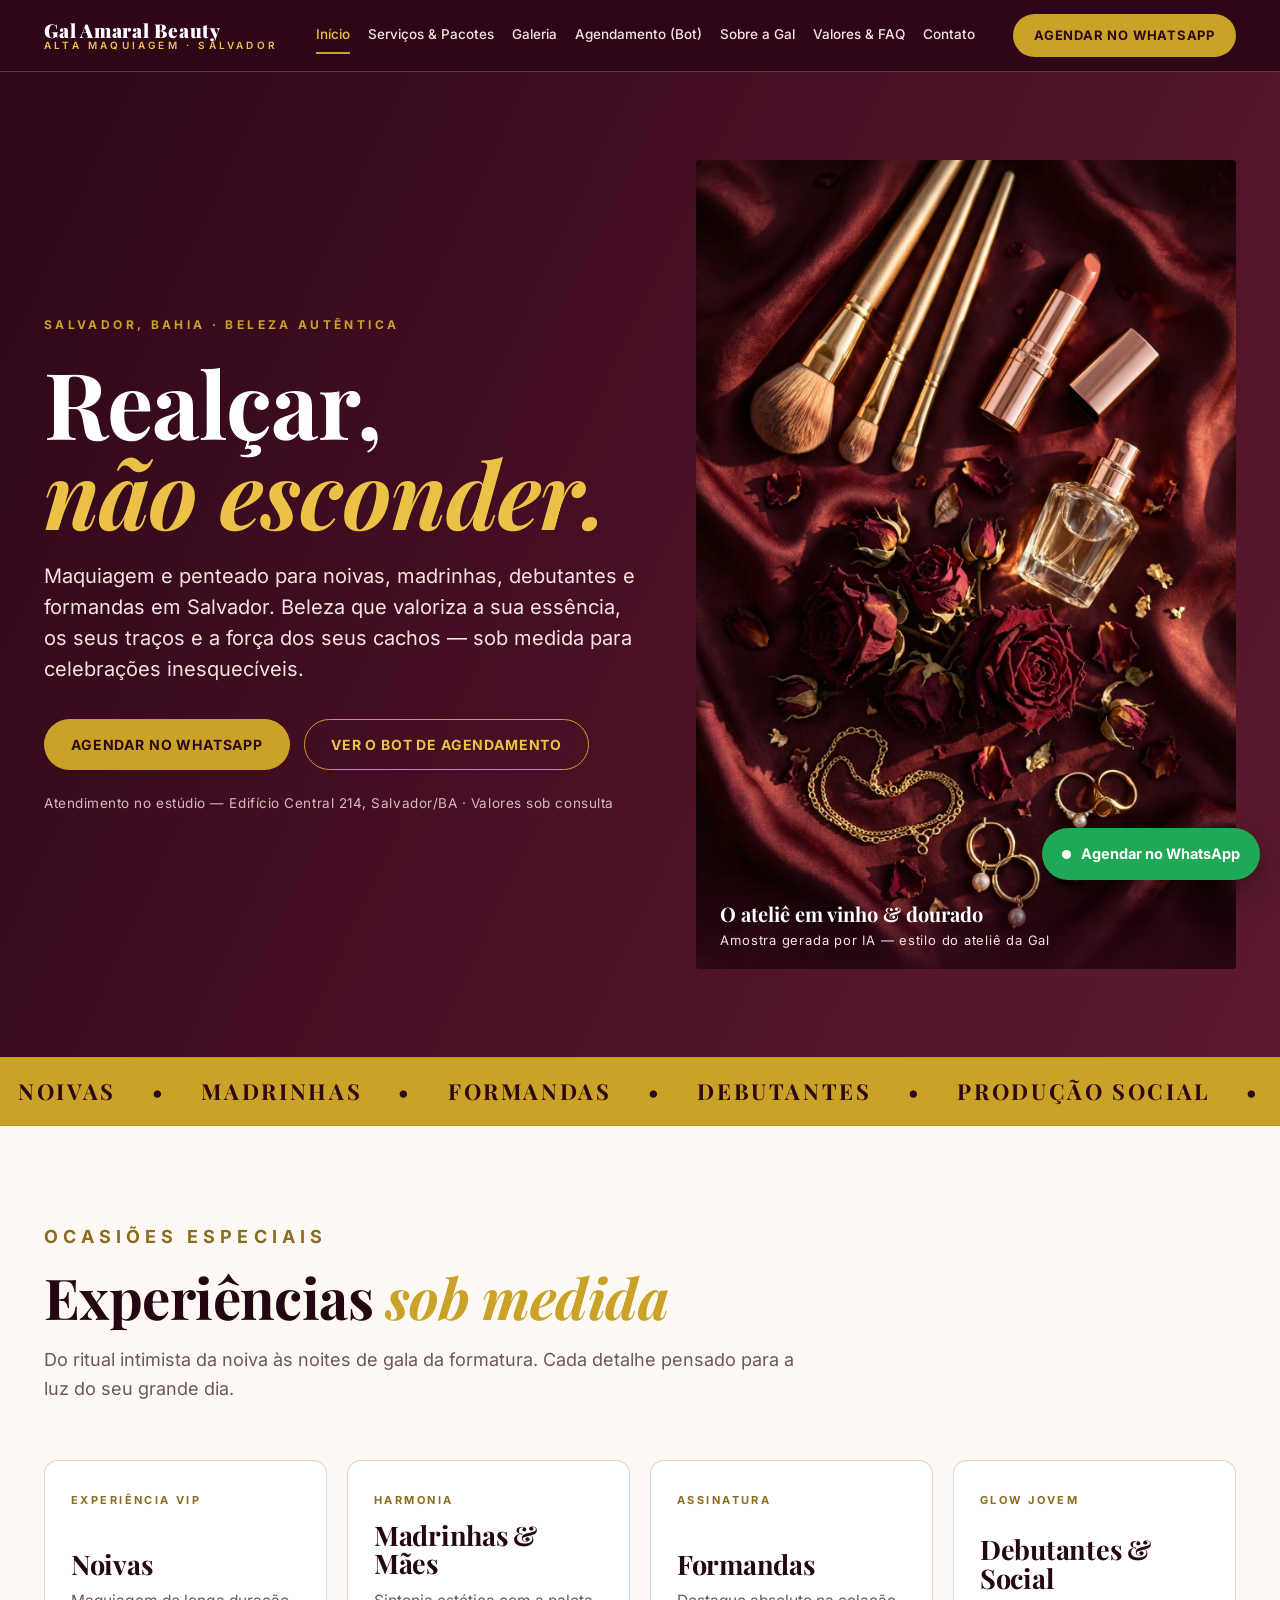
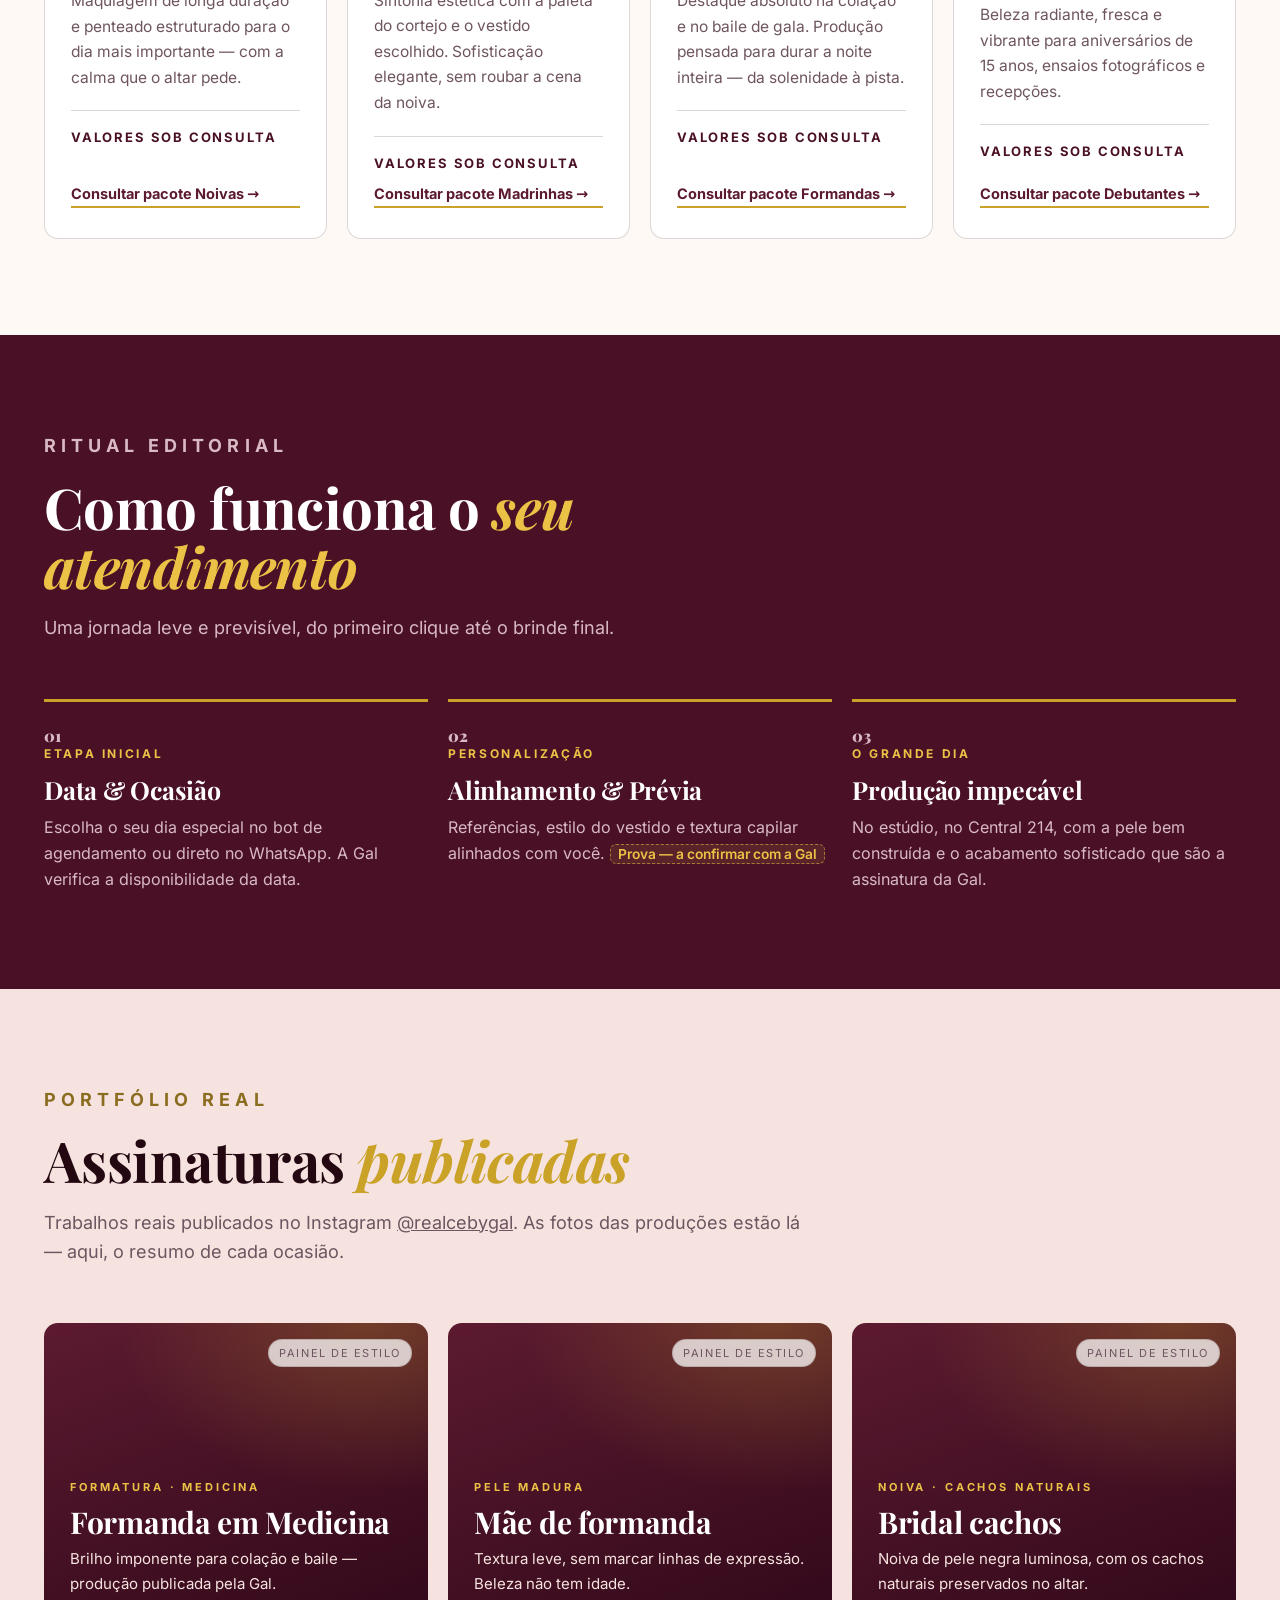
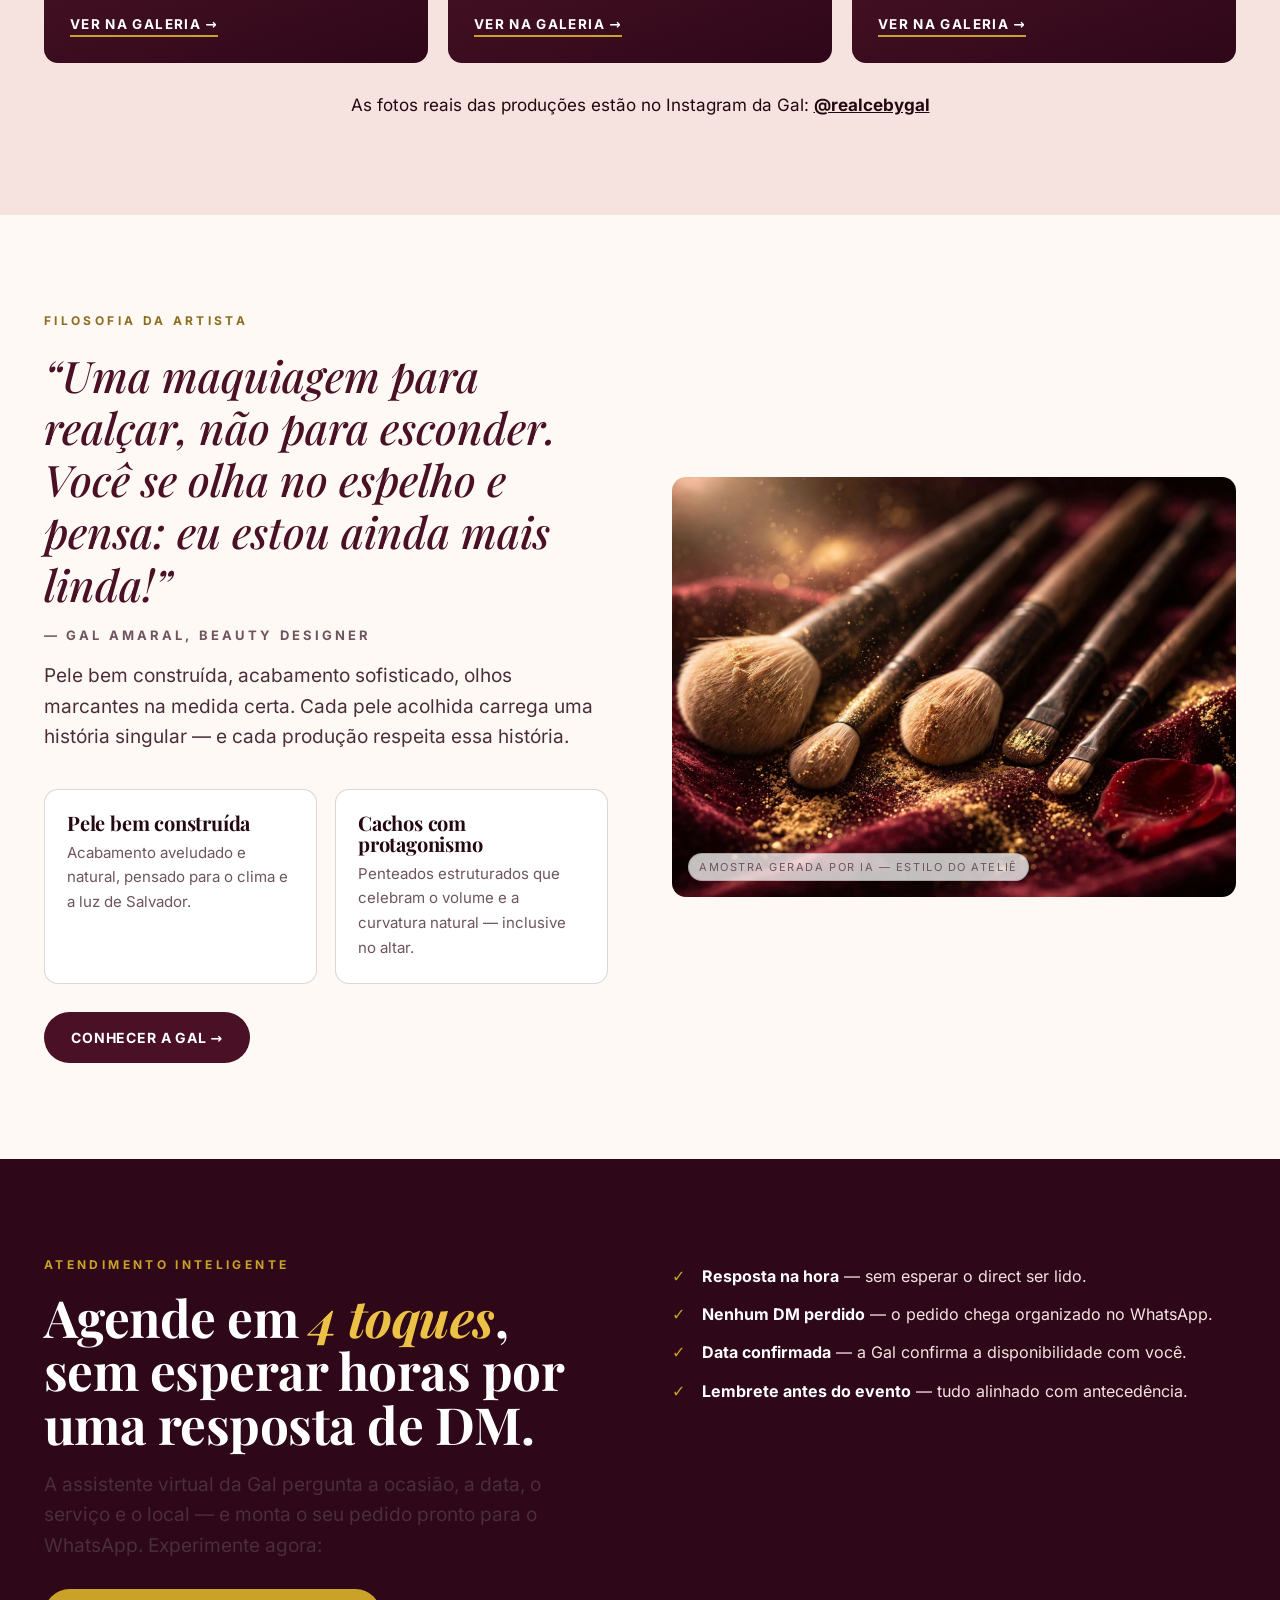
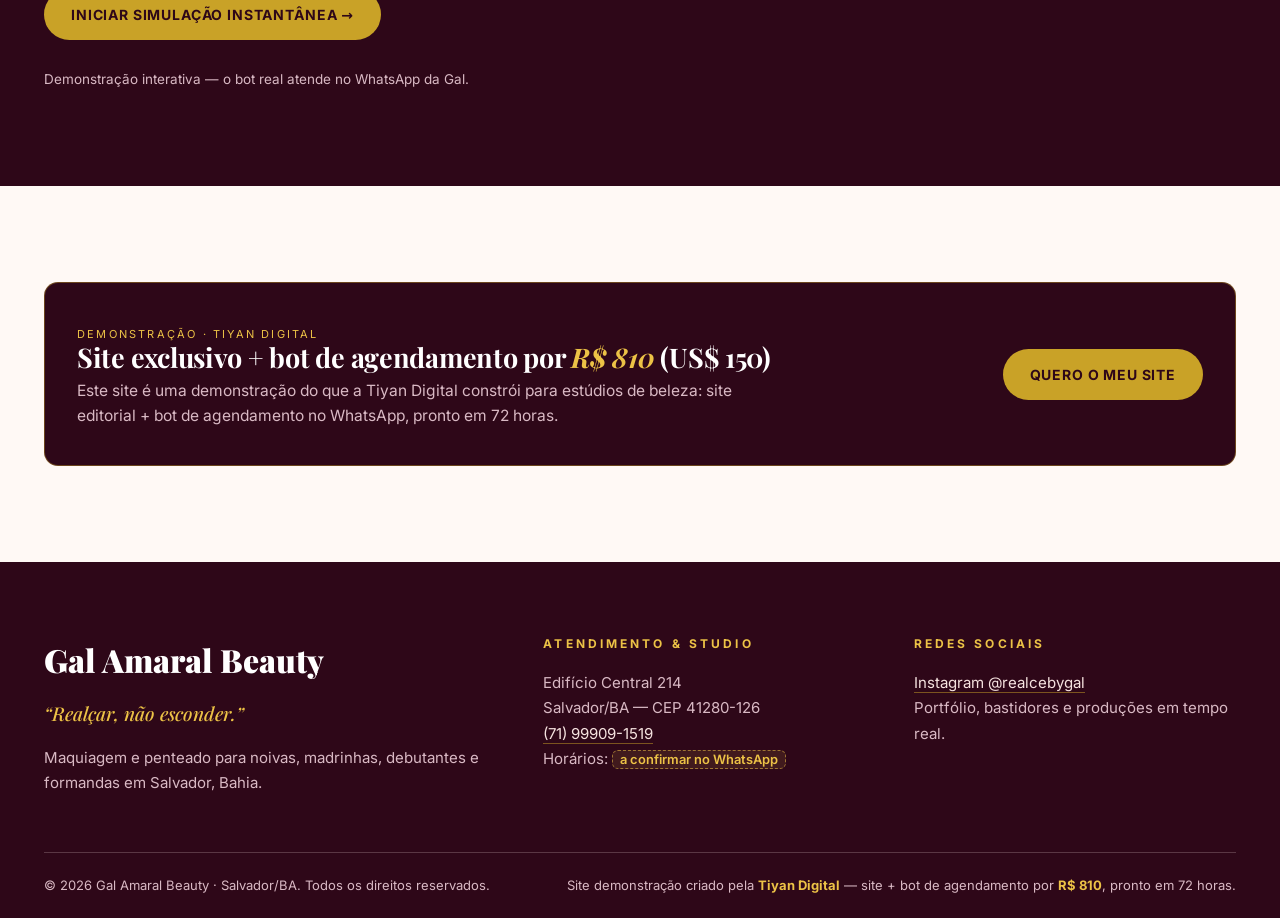
<file: index.html>
<!DOCTYPE html>
<html lang="pt-BR">
<head>
<meta charset="UTF-8">
<meta name="viewport" content="width=device-width, initial-scale=1.0">
<title>Gal Amaral Beauty — Maquiagem e penteado para noivas em Salvador | Realçar, não esconder</title>
<meta name="description" content="Maquiagem e penteado para noivas, madrinhas, debutantes e formandas em Salvador/BA. Uma maquiagem para realçar, não para esconder. Agende no WhatsApp (71) 99909-1519.">
<meta property="og:title" content="Gal Amaral Beauty — Realçar, não esconder.">
<meta property="og:description" content="Maquiagem e penteado para o seu grande dia em Salvador. Noivas, madrinhas, formandas e debutantes.">
<meta property="og:type" content="website">
<link rel="stylesheet" href="assets/css/style.css">
<script type="application/ld+json">
{"@context":"https://schema.org","@type":"HairSalon","name":"Gal Amaral Beauty","description":"Maquiagem e penteado para noivas, madrinhas, debutantes e formandas em Salvador/BA.","address":{"@type":"PostalAddress","streetAddress":"Edifício Central 214","addressLocality":"Salvador","addressRegion":"BA","postalCode":"41280-126","addressCountry":"BR"},"telephone":"+55-71-99909-1519","sameAs":["https://instagram.com/realcebygal"]}
</script>
</head>
<body>
<a class="skip" href="#conteudo">Pular para o conteúdo</a>
<header class="site">
  <div class="wrap">
    <a class="brand" href="index.html"><b data-site>Gal Amaral Beauty</b><span>Alta Maquiagem · Salvador</span></a>
    <nav class="main" aria-label="Navegação principal">
      <a href="index.html" class="active">Início</a>
      <a href="servicos.html">Serviços &amp; Pacotes</a>
      <a href="galeria.html">Galeria</a>
      <a href="agendamento.html">Agendamento (Bot)</a>
      <a href="sobre.html">Sobre a Gal</a>
      <a href="precos-faq.html">Valores &amp; FAQ</a>
      <a href="contato.html">Contato</a>
    </nav>
    <a class="btn btn-gold btn-sm nav-cta" href="https://wa.me/5571999091519" target="_blank" rel="noopener">Agendar no WhatsApp</a>
    <button class="burger" aria-label="Abrir menu" aria-expanded="false"><span></span><span></span><span></span></button>
  </div>
</header>

<main id="conteudo">
  <!-- HERO -->
  <section class="hero">
    <div class="wrap">
      <div>
        <p class="kicker reveal">Salvador, Bahia · Beleza Autêntica</p>
        <h1 class="reveal d1">Realçar,<br><em>não esconder.</em></h1>
        <p class="sub reveal d2">Maquiagem e penteado para noivas, madrinhas, debutantes e formandas em Salvador. Beleza que valoriza a sua essência, os seus traços e a força dos seus cachos — sob medida para celebrações inesquecíveis.</p>
        <div class="cta-row reveal d3">
          <a class="btn btn-gold" href="https://wa.me/5571999091519" target="_blank" rel="noopener">Agendar no WhatsApp</a>
          <a class="btn btn-outline" href="agendamento.html">Ver o bot de agendamento</a>
        </div>
        <p class="hero-note reveal d3">Atendimento no estúdio — Edifício Central 214, Salvador/BA · Valores sob consulta</p>
      </div>
      <figure class="reveal d2">
        <img src="assets/img/hero-flatlay.webp" alt="Pincéis de maquiagem dourados, batom e rosas vinho sobre seda — o universo da Gal Amaral Beauty" width="1280" height="1920">
        <figcaption><b>O ateliê em vinho &amp; dourado</b>Amostra gerada por IA — estilo do ateliê da Gal</figcaption>
      </figure>
    </div>
  </section>

  <!-- MARQUEE -->
  <div class="marquee" aria-hidden="true">
    <div class="marquee-track">
      <span>Noivas</span><span>•</span><span>Madrinhas</span><span>•</span><span>Formandas</span><span>•</span><span>Debutantes</span><span>•</span><span>Produção Social</span><span>•</span><span>Cachos no altar</span><span>•</span><span>Beleza real</span><span>•</span>
    </div>
  </div>

  <!-- OCCASIONS -->
  <section class="block light">
    <div class="wrap">
      <div class="sec-head">
        <p class="kicker on-light">Ocasiões especiais</p>
        <h2>Experiências <em>sob medida</em></h2>
        <p>Do ritual intimista da noiva às noites de gala da formatura. Cada detalhe pensado para a luz do seu grande dia.</p>
      </div>
      <div class="cards-4">
        <article class="ocard">
          <p class="tag">Experiência VIP</p>
          <h3>Noivas</h3>
          <p>Maquiagem de longa duração e penteado estruturado para o dia mais importante — com a calma que o altar pede.</p>
          <p class="price">Valores sob consulta</p>
          <a class="link" href="agendamento.html?occasion=noiva">Consultar pacote Noivas →</a>
        </article>
        <article class="ocard">
          <p class="tag">Harmonia</p>
          <h3>Madrinhas &amp; Mães</h3>
          <p>Sintonia estética com a paleta do cortejo e o vestido escolhido. Sofisticação elegante, sem roubar a cena da noiva.</p>
          <p class="price">Valores sob consulta</p>
          <a class="link" href="agendamento.html?occasion=madrinha">Consultar pacote Madrinhas →</a>
        </article>
        <article class="ocard">
          <p class="tag">Assinatura</p>
          <h3>Formandas</h3>
          <p>Destaque absoluto na colação e no baile de gala. Produção pensada para durar a noite inteira — da solenidade à pista.</p>
          <p class="price">Valores sob consulta</p>
          <a class="link" href="agendamento.html?occasion=formanda">Consultar pacote Formandas →</a>
        </article>
        <article class="ocard">
          <p class="tag">Glow jovem</p>
          <h3>Debutantes &amp; Social</h3>
          <p>Beleza radiante, fresca e vibrante para aniversários de 15 anos, ensaios fotográficos e recepções.</p>
          <p class="price">Valores sob consulta</p>
          <a class="link" href="agendamento.html?occasion=debutante">Consultar pacote Debutantes →</a>
        </article>
      </div>
    </div>
  </section>

  <!-- HOW IT WORKS -->
  <section class="block dark">
    <div class="wrap">
      <div class="sec-head">
        <p class="kicker">Ritual editorial</p>
        <h2>Como funciona o <em>seu atendimento</em></h2>
        <p>Uma jornada leve e previsível, do primeiro clique até o brinde final.</p>
      </div>
      <div class="steps">
        <div class="step">
          <p class="num">01</p>
          <p class="step-tag">Etapa inicial</p>
          <h3>Data &amp; Ocasião</h3>
          <p>Escolha o seu dia especial no bot de agendamento ou direto no WhatsApp. A Gal verifica a disponibilidade da data.</p>
        </div>
        <div class="step">
          <p class="num">02</p>
          <p class="step-tag">Personalização</p>
          <h3>Alinhamento &amp; Prévia</h3>
          <p>Referências, estilo do vestido e textura capilar alinhados com você. <span class="ph on-dark">Prova — a confirmar com a Gal</span></p>
        </div>
        <div class="step">
          <p class="num">03</p>
          <p class="step-tag">O grande dia</p>
          <h3>Produção impecável</h3>
          <p>No estúdio, no Central 214, com a pele bem construída e o acabamento sofisticado que são a assinatura da Gal.</p>
        </div>
      </div>
    </div>
  </section>

  <!-- REAL WORK -->
  <section class="block blush">
    <div class="wrap">
      <div class="sec-head">
        <p class="kicker on-light">Portfólio real</p>
        <h2>Assinaturas <em>publicadas</em></h2>
        <p>Trabalhos reais publicados no Instagram <a href="https://instagram.com/realcebygal" target="_blank" rel="noopener">@realcebygal</a>. As fotos das produções estão lá — aqui, o resumo de cada ocasião.</p>
      </div>
      <div class="gal-grid">
        <a class="gtile" href="galeria.html">
          <span class="style-note ai-label">Painel de estilo</span>
          <p class="occ">Formatura · Medicina</p>
          <h3>Formanda em Medicina</h3>
          <p>Brilho imponente para colação e baile — produção publicada pela Gal.</p>
          <span class="go">Ver na galeria →</span>
        </a>
        <a class="gtile" href="galeria.html">
          <span class="style-note ai-label">Painel de estilo</span>
          <p class="occ">Pele madura</p>
          <h3>Mãe de formanda</h3>
          <p>Textura leve, sem marcar linhas de expressão. Beleza não tem idade.</p>
          <span class="go">Ver na galeria →</span>
        </a>
        <a class="gtile" href="galeria.html">
          <span class="style-note ai-label">Painel de estilo</span>
          <p class="occ">Noiva · Cachos naturais</p>
          <h3>Bridal cachos</h3>
          <p>Noiva de pele negra luminosa, com os cachos naturais preservados no altar.</p>
          <span class="go">Ver na galeria →</span>
        </a>
      </div>
      <p class="center mt">As fotos reais das produções estão no Instagram da Gal: <a href="https://instagram.com/realcebygal" target="_blank" rel="noopener"><b>@realcebygal</b></a></p>
    </div>
  </section>

  <!-- PHILOSOPHY -->
  <section class="block light">
    <div class="wrap">
      <div class="phil">
        <div>
          <p class="kicker on-light">Filosofia da artista</p>
          <blockquote>“Uma maquiagem para realçar, não para esconder. Você se olha no espelho e pensa: eu estou ainda mais linda!”
            <footer>— Gal Amaral, Beauty Designer</footer>
          </blockquote>
          <p class="lede">Pele bem construída, acabamento sofisticado, olhos marcantes na medida certa. Cada pele acolhida carrega uma história singular — e cada produção respeita essa história.</p>
          <div class="pillars">
            <div class="pillar">
              <h3>Pele bem construída</h3>
              <p>Acabamento aveludado e natural, pensado para o clima e a luz de Salvador.</p>
            </div>
            <div class="pillar">
              <h3>Cachos com protagonismo</h3>
              <p>Penteados estruturados que celebram o volume e a curvatura natural — inclusive no altar.</p>
            </div>
          </div>
          <div class="mt"><a class="btn btn-dark" href="sobre.html">Conhecer a Gal →</a></div>
        </div>
        <figure>
          <img src="assets/img/brushes-closeup.webp" alt="Pincéis profissionais sobre veludo vinho com pó dourado" width="1920" height="1280" loading="lazy">
          <figcaption><span class="ai-label">Amostra gerada por IA — estilo do ateliê</span></figcaption>
        </figure>
      </div>
    </div>
  </section>

  <!-- BOT PREVIEW -->
  <section class="block deep">
    <div class="wrap">
      <div class="two-col">
        <div>
          <p class="kicker">Atendimento inteligente</p>
          <h2 style="font-size:clamp(34px,4vw,52px);margin:16px 0 18px">Agende em <em style="color:var(--gold-2)">4 toques</em>, sem esperar horas por uma resposta de DM.</h2>
          <p class="lede">A assistente virtual da Gal pergunta a ocasião, a data, o serviço e o local — e monta o seu pedido pronto para o WhatsApp. Experimente agora:</p>
          <div class="mt"><a class="btn btn-gold" href="agendamento.html">Iniciar simulação instantânea →</a></div>
          <p class="mt" style="font-size:13.5px;color:var(--muted-on-dark)">Demonstração interativa — o bot real atende no WhatsApp da Gal.</p>
        </div>
        <div>
          <div class="checks" style="margin-top:8px">
            <li style="color:var(--blush)"><b style="color:#fff">Resposta na hora</b> — sem esperar o direct ser lido.</li>
            <li style="color:var(--blush)"><b style="color:#fff">Nenhum DM perdido</b> — o pedido chega organizado no WhatsApp.</li>
            <li style="color:var(--blush)"><b style="color:#fff">Data confirmada</b> — a Gal confirma a disponibilidade com você.</li>
            <li style="color:var(--blush)"><b style="color:#fff">Lembrete antes do evento</b> — tudo alinhado com antecedência.</li>
          </div>
        </div>
      </div>
    </div>
  </section>

  <!-- OFFER (demo context) -->
  <section class="block light">
    <div class="wrap">
      <div class="offer">
        <div>
          <p class="demo-tag">Demonstração · Tiyan Digital</p>
          <h3>Site exclusivo + bot de agendamento por <em>R$ 810</em> (US$ 150)</h3>
          <p>Este site é uma demonstração do que a Tiyan Digital constrói para estúdios de beleza: site editorial + bot de agendamento no WhatsApp, pronto em 72 horas.</p>
        </div>
        <a class="btn btn-gold" href="https://wa.me/5571999091519" target="_blank" rel="noopener">Quero o meu site</a>
      </div>
    </div>
  </section>
</main>

<footer class="site">
  <div class="wrap">
    <div class="cols">
      <div>
        <div class="fname" data-site>Gal Amaral Beauty</div>
        <p class="phil-line">“Realçar, não esconder.”</p>
        <p>Maquiagem e penteado para noivas, madrinhas, debutantes e formandas em Salvador, Bahia.</p>
      </div>
      <div>
        <h4>Atendimento &amp; Studio</h4>
        <p>Edifício Central 214<br>Salvador/BA — CEP 41280-126<br><a href="https://wa.me/5571999091519" target="_blank" rel="noopener">(71) 99909-1519</a><br>Horários: <span class="ph on-dark">a confirmar no WhatsApp</span></p>
      </div>
      <div>
        <h4>Redes sociais</h4>
        <p><a href="https://instagram.com/realcebygal" target="_blank" rel="noopener">Instagram @realcebygal</a><br>Portfólio, bastidores e produções em tempo real.</p>
      </div>
    </div>
    <div class="bottom">
      <span>© 2026 <span data-site>Gal Amaral Beauty</span> · Salvador/BA. Todos os direitos reservados.</span>
      <span class="demo-note">Site demonstração criado pela <b>Tiyan Digital</b> — site + bot de agendamento por <b>R$ 810</b>, pronto em 72 horas.</span>
    </div>
  </div>
</footer>
<a class="wa-float" href="https://wa.me/5571999091519" target="_blank" rel="noopener"><span class="dot"></span>Agendar no WhatsApp</a>
<script src="assets/js/site.js"></script>
</body>
</html>
</file>
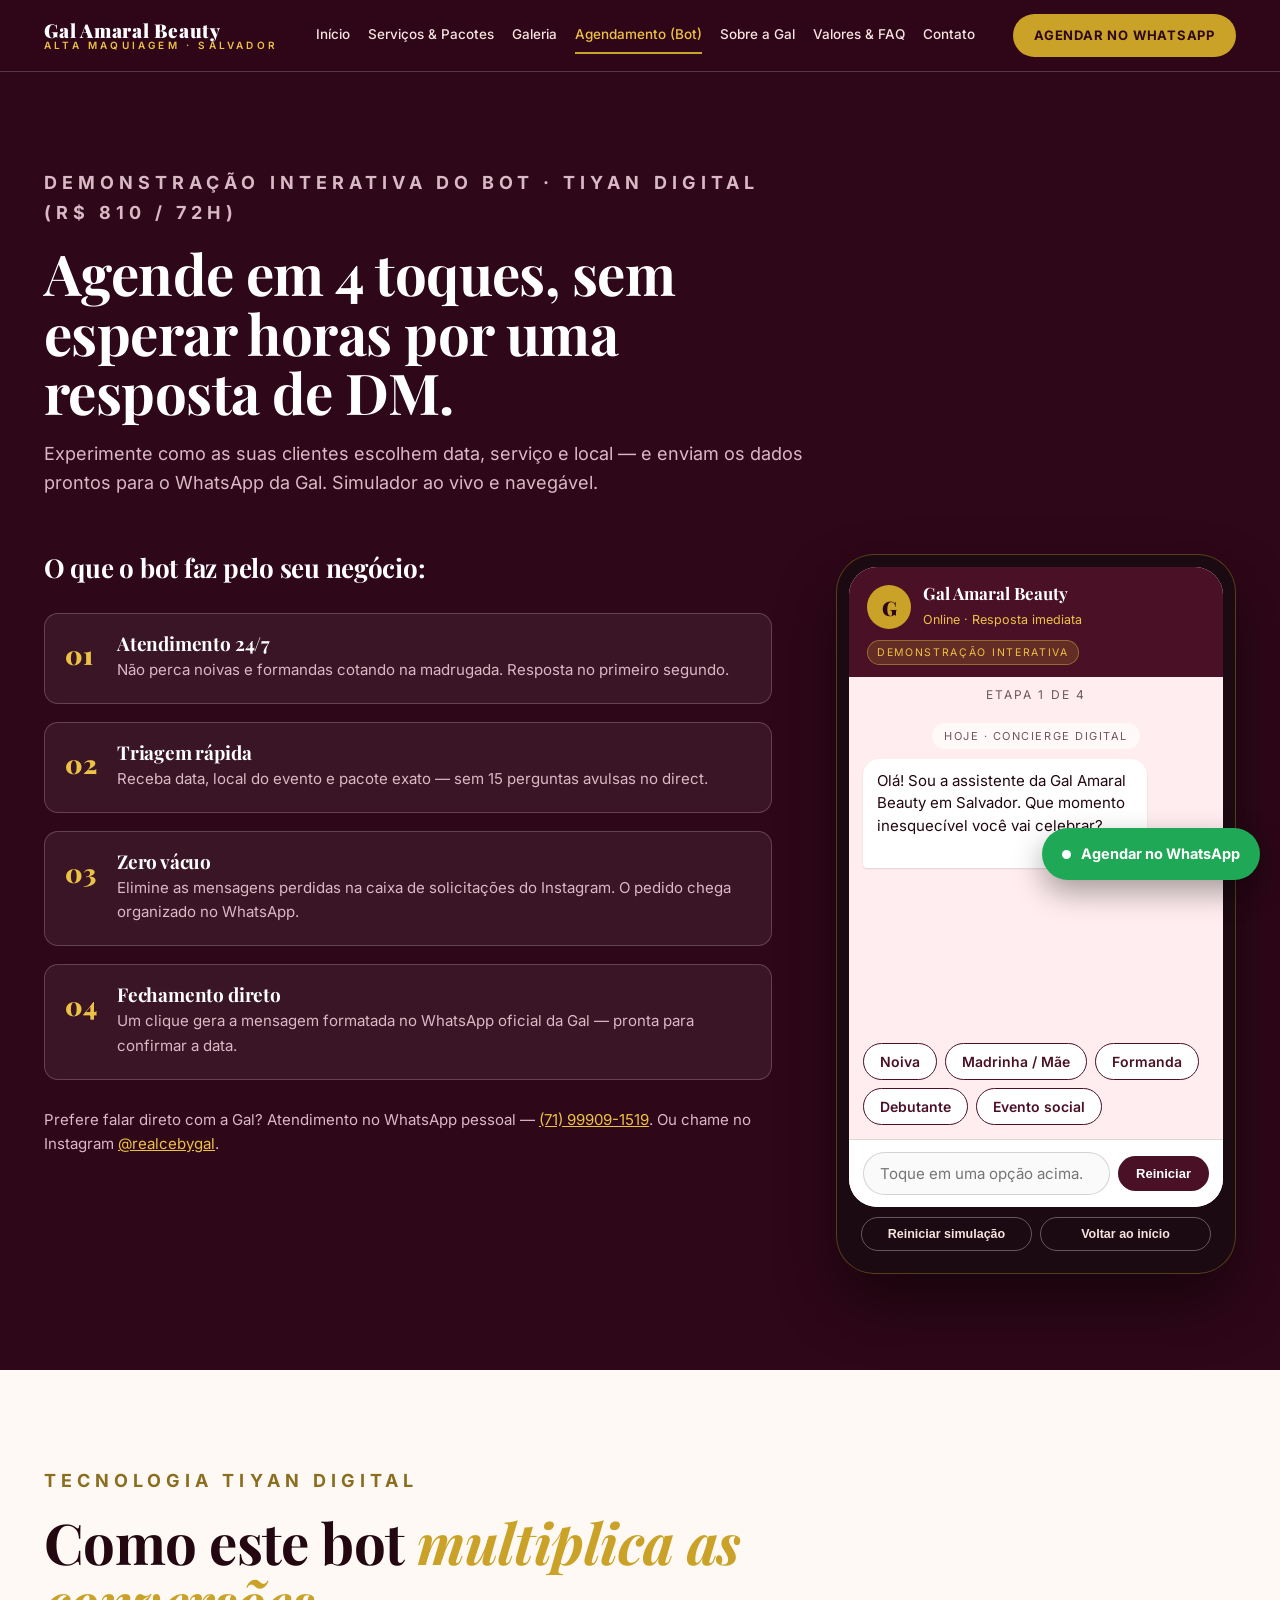
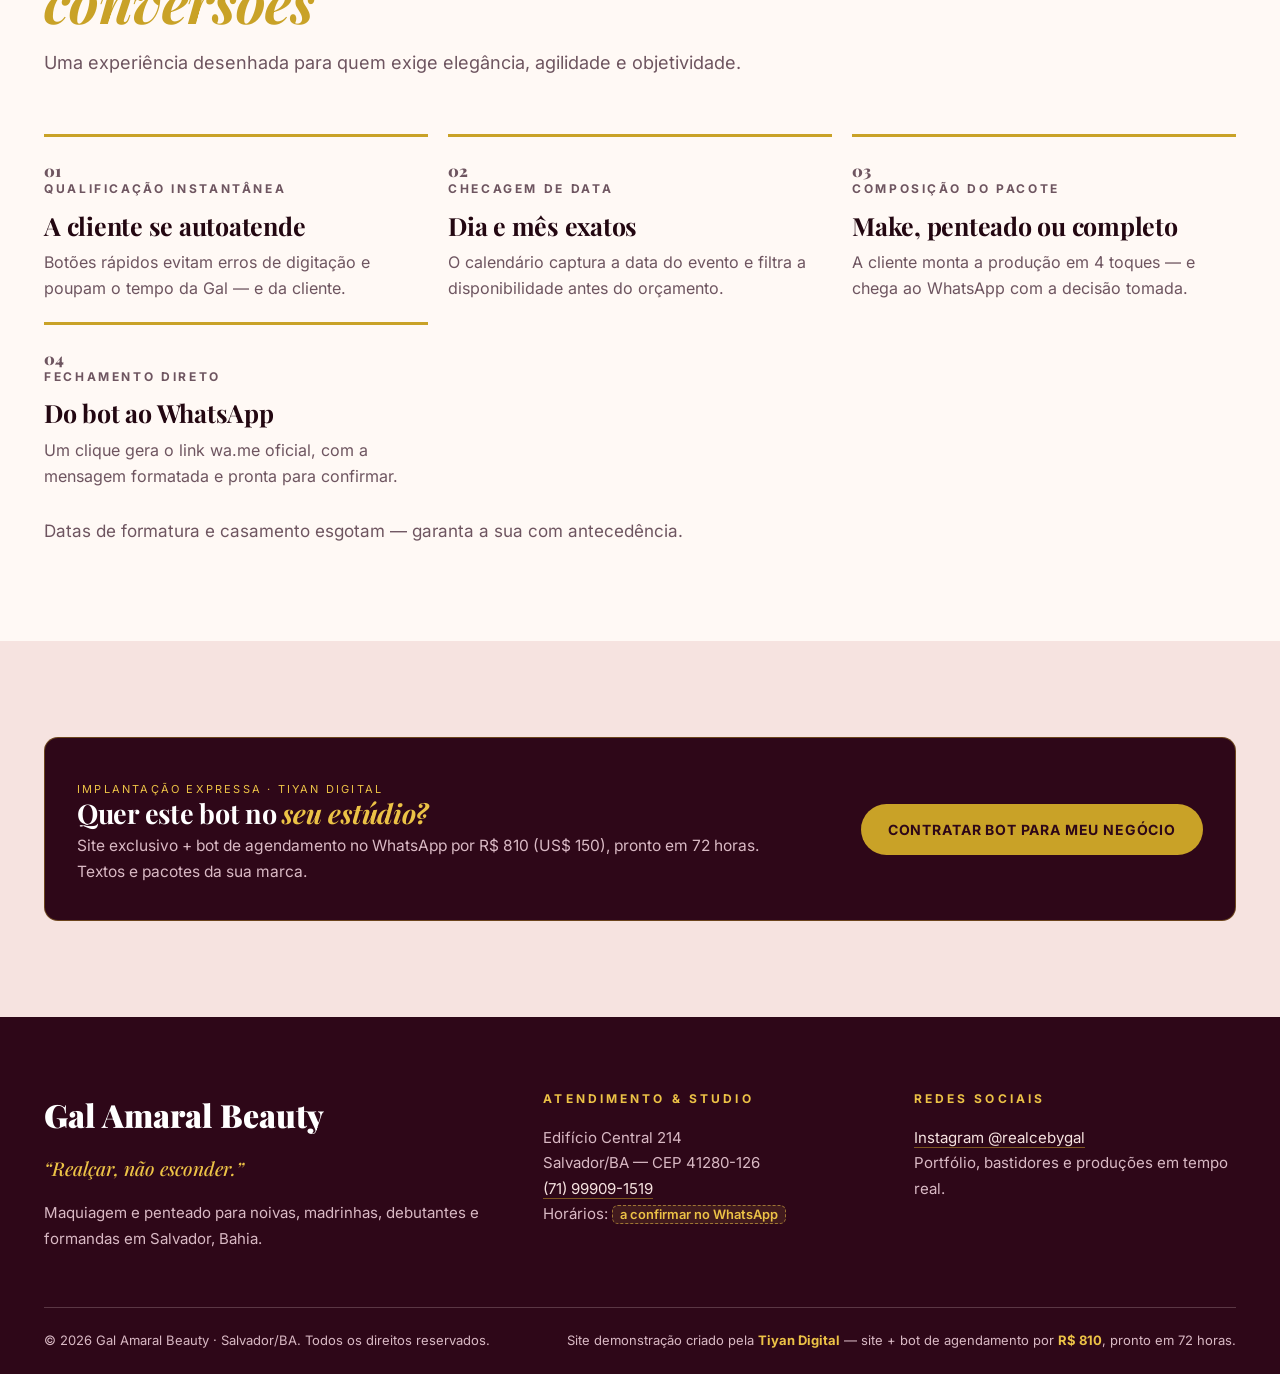
<file: agendamento.html>
<!DOCTYPE html>
<html lang="pt-BR">
<head>
<meta charset="UTF-8">
<meta name="viewport" content="width=device-width, initial-scale=1.0">
<title>Agendamento — Bot de WhatsApp | Gal Amaral Beauty, Salvador</title>
<meta name="description" content="Agende em 4 toques com a assistente virtual da Gal Amaral Beauty: escolha a ocasião, a data e o serviço — e confirme no WhatsApp (71) 99909-1519.">
<link rel="stylesheet" href="assets/css/style.css">
</head>
<body>
<a class="skip" href="#conteudo">Pular para o conteúdo</a>
<header class="site">
  <div class="wrap">
    <a class="brand" href="index.html"><b data-site>Gal Amaral Beauty</b><span>Alta Maquiagem · Salvador</span></a>
    <nav class="main" aria-label="Navegação principal">
      <a href="index.html">Início</a>
      <a href="servicos.html">Serviços &amp; Pacotes</a>
      <a href="galeria.html">Galeria</a>
      <a href="agendamento.html" class="active">Agendamento (Bot)</a>
      <a href="sobre.html">Sobre a Gal</a>
      <a href="precos-faq.html">Valores &amp; FAQ</a>
      <a href="contato.html">Contato</a>
    </nav>
    <a class="btn btn-gold btn-sm nav-cta" href="https://wa.me/5571999091519" target="_blank" rel="noopener">Agendar no WhatsApp</a>
    <button class="burger" aria-label="Abrir menu" aria-expanded="false"><span></span><span></span><span></span></button>
  </div>
</header>

<main id="conteudo">
  <section class="block deep">
    <div class="wrap">
      <div class="sec-head">
        <p class="kicker">Demonstração interativa do bot · Tiyan Digital (R$ 810 / 72h)</p>
        <h2>Agende em 4 toques, sem esperar horas por uma resposta de DM.</h2>
        <p>Experimente como as suas clientes escolhem data, serviço e local — e enviam os dados prontos para o WhatsApp da Gal. Simulador ao vivo e navegável.</p>
      </div>

      <div class="bot-grid">
        <div>
          <h3 style="font-size:26px;color:#fff;margin-bottom:8px">O que o bot faz pelo seu negócio:</h3>
          <div class="bot-list">
            <div class="bot-item">
              <span class="n">01</span>
              <div><h3>Atendimento 24/7</h3><p>Não perca noivas e formandas cotando na madrugada. Resposta no primeiro segundo.</p></div>
            </div>
            <div class="bot-item">
              <span class="n">02</span>
              <div><h3>Triagem rápida</h3><p>Receba data, local do evento e pacote exato — sem 15 perguntas avulsas no direct.</p></div>
            </div>
            <div class="bot-item">
              <span class="n">03</span>
              <div><h3>Zero vácuo</h3><p>Elimine as mensagens perdidas na caixa de solicitações do Instagram. O pedido chega organizado no WhatsApp.</p></div>
            </div>
            <div class="bot-item">
              <span class="n">04</span>
              <div><h3>Fechamento direto</h3><p>Um clique gera a mensagem formatada no WhatsApp oficial da Gal — pronta para confirmar a data.</p></div>
            </div>
          </div>
          <p class="mt" style="color:var(--muted-on-dark);font-size:15px">Prefere falar direto com a Gal? Atendimento no WhatsApp pessoal — <a href="https://wa.me/5571999091519" target="_blank" rel="noopener" style="color:var(--gold-2)">(71) 99909-1519</a>. Ou chame no Instagram <a href="https://instagram.com/realcebygal" target="_blank" rel="noopener" style="color:var(--gold-2)">@realcebygal</a>.</p>
        </div>

        <div class="phone" aria-label="Simulador do bot de agendamento">
          <div class="phone-screen">
            <div class="phone-head">
              <div class="row">
                <div class="avatar">G</div>
                <div>
                  <b data-site>Gal Amaral Beauty</b>
                  <small>Online · Resposta imediata</small>
                </div>
              </div>
              <span class="demo-tag">Demonstração interativa</span>
            </div>
            <p class="step-ind" id="bot-step">Etapa 1 de 4</p>
            <div class="chat" id="bot-chat">
              <div class="day">Hoje · Concierge Digital</div>
            </div>
            <div class="chips" id="bot-chips"></div>
            <div class="chat-input">
              <input type="text" placeholder="Toque em uma opção acima." aria-label="Mensagem" disabled>
              <button class="mini" type="button" id="bot-restart">Reiniciar</button>
            </div>
          </div>
          <div class="phone-foot">
            <button type="button" id="bot-restart-2">Reiniciar simulação</button>
            <button type="button" onclick="document.getElementById('bot-chat').scrollTop=0">Voltar ao início</button>
          </div>
        </div>
      </div>
    </div>
  </section>

  <!-- HOW THE BOT MULTIPLIES -->
  <section class="block light">
    <div class="wrap">
      <div class="sec-head">
        <p class="kicker on-light">Tecnologia Tiyan Digital</p>
        <h2>Como este bot <em>multiplica as conversões</em></h2>
        <p>Uma experiência desenhada para quem exige elegância, agilidade e objetividade.</p>
      </div>
      <div class="steps">
        <div class="step">
          <p class="num">01</p>
          <p class="step-tag">Qualificação instantânea</p>
          <h3>A cliente se autoatende</h3>
          <p>Botões rápidos evitam erros de digitação e poupam o tempo da Gal — e da cliente.</p>
        </div>
        <div class="step">
          <p class="num">02</p>
          <p class="step-tag">Checagem de data</p>
          <h3>Dia e mês exatos</h3>
          <p>O calendário captura a data do evento e filtra a disponibilidade antes do orçamento.</p>
        </div>
        <div class="step">
          <p class="num">03</p>
          <p class="step-tag">Composição do pacote</p>
          <h3>Make, penteado ou completo</h3>
          <p>A cliente monta a produção em 4 toques — e chega ao WhatsApp com a decisão tomada.</p>
        </div>
        <div class="step" style="grid-column:span 1">
          <p class="num">04</p>
          <p class="step-tag">Fechamento direto</p>
          <h3>Do bot ao WhatsApp</h3>
          <p>Um clique gera o link wa.me oficial, com a mensagem formatada e pronta para confirmar.</p>
        </div>
      </div>
      <p class="mt" style="color:var(--muted)">Datas de formatura e casamento esgotam — garanta a sua com antecedência.</p>
    </div>
  </section>

  <!-- OFFER -->
  <section class="block blush">
    <div class="wrap">
      <div class="offer">
        <div>
          <p class="demo-tag">Implantação expressa · Tiyan Digital</p>
          <h3>Quer este bot no <em>seu estúdio?</em></h3>
          <p>Site exclusivo + bot de agendamento no WhatsApp por R$ 810 (US$ 150), pronto em 72 horas. Textos e pacotes da sua marca.</p>
        </div>
        <a class="btn btn-gold" href="https://wa.me/5571999091519" target="_blank" rel="noopener">Contratar bot para meu negócio</a>
      </div>
    </div>
  </section>
</main>

<footer class="site">
  <div class="wrap">
    <div class="cols">
      <div>
        <div class="fname" data-site>Gal Amaral Beauty</div>
        <p class="phil-line">“Realçar, não esconder.”</p>
        <p>Maquiagem e penteado para noivas, madrinhas, debutantes e formandas em Salvador, Bahia.</p>
      </div>
      <div>
        <h4>Atendimento &amp; Studio</h4>
        <p>Edifício Central 214<br>Salvador/BA — CEP 41280-126<br><a href="https://wa.me/5571999091519" target="_blank" rel="noopener">(71) 99909-1519</a><br>Horários: <span class="ph on-dark">a confirmar no WhatsApp</span></p>
      </div>
      <div>
        <h4>Redes sociais</h4>
        <p><a href="https://instagram.com/realcebygal" target="_blank" rel="noopener">Instagram @realcebygal</a><br>Portfólio, bastidores e produções em tempo real.</p>
      </div>
    </div>
    <div class="bottom">
      <span>© 2026 <span data-site>Gal Amaral Beauty</span> · Salvador/BA. Todos os direitos reservados.</span>
      <span class="demo-note">Site demonstração criado pela <b>Tiyan Digital</b> — site + bot de agendamento por <b>R$ 810</b>, pronto em 72 horas.</span>
    </div>
  </div>
</footer>
<a class="wa-float" href="https://wa.me/5571999091519" target="_blank" rel="noopener"><span class="dot"></span>Agendar no WhatsApp</a>
<script src="assets/js/site.js"></script>
<script>
/* second restart button shares the same reset */
document.getElementById('bot-restart-2').addEventListener('click', function(){
  document.getElementById('bot-restart').click();
});
</script>
</body>
</html>
</file>
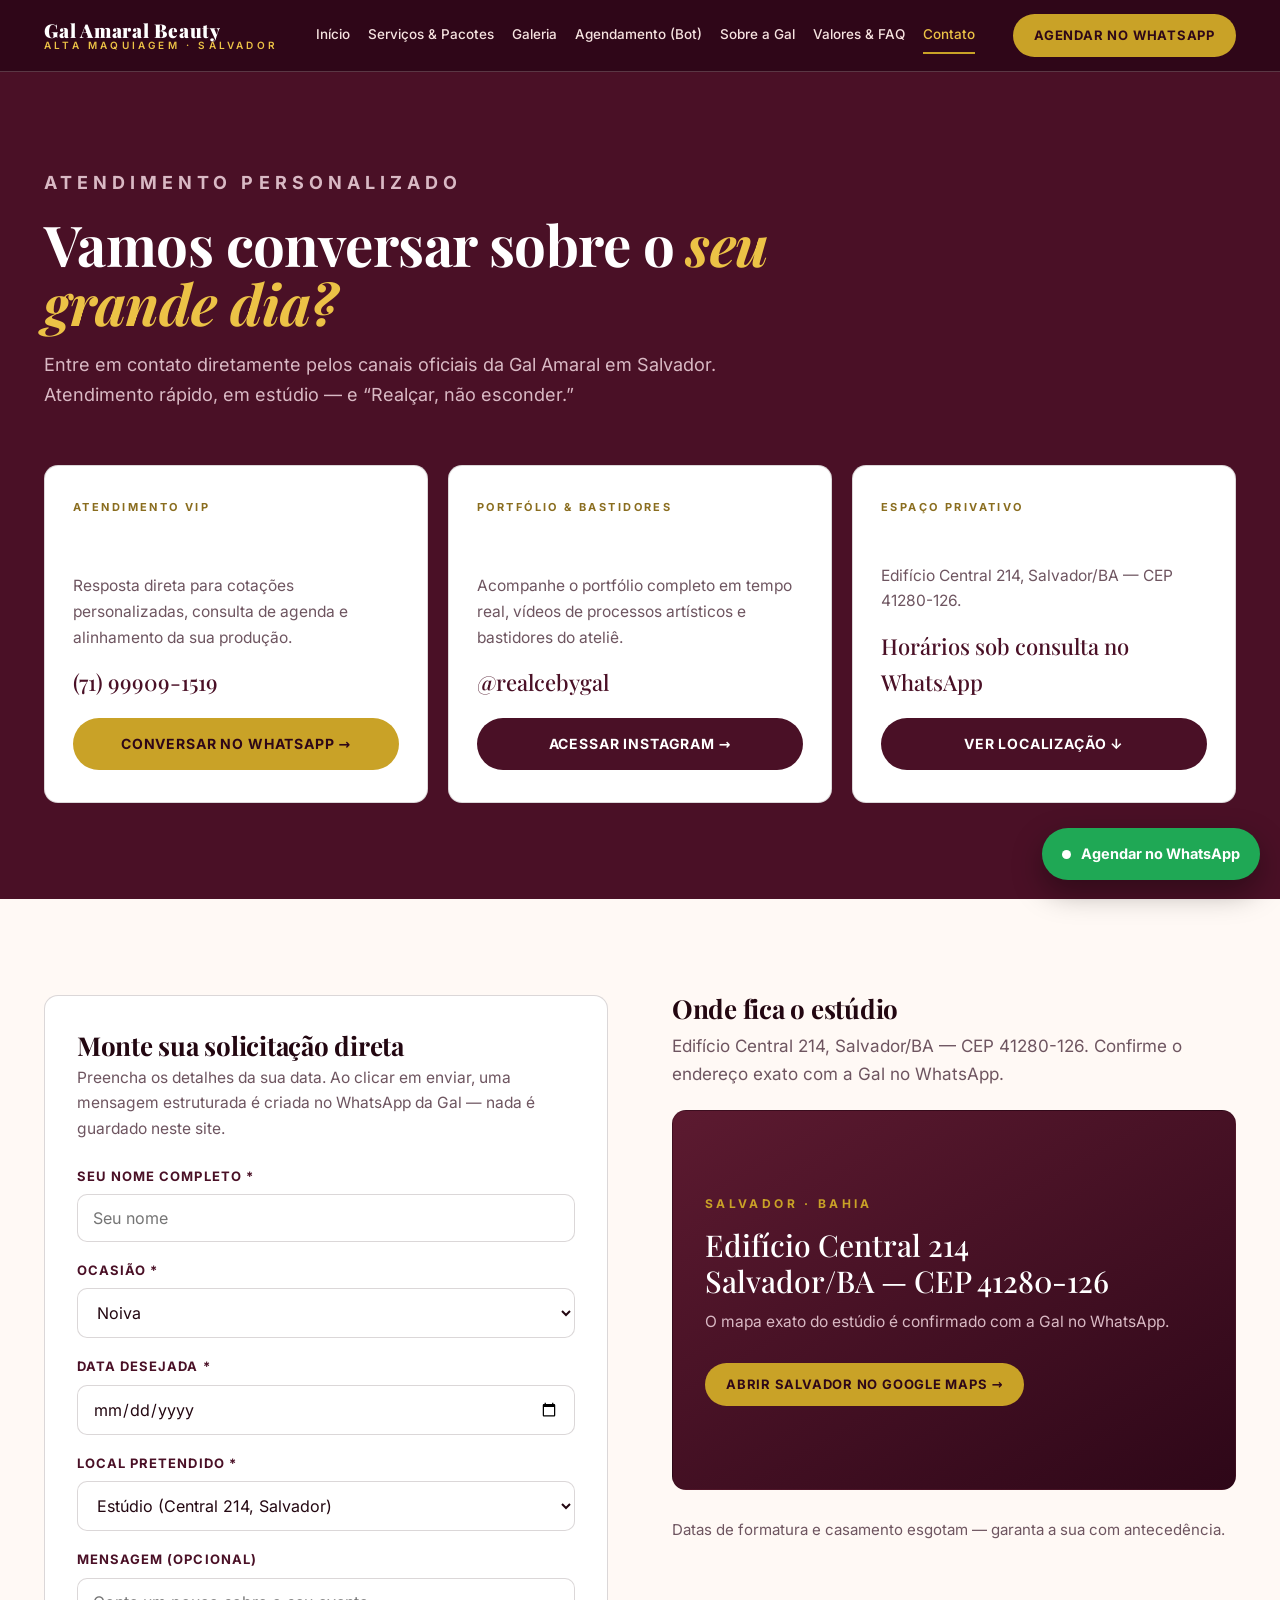
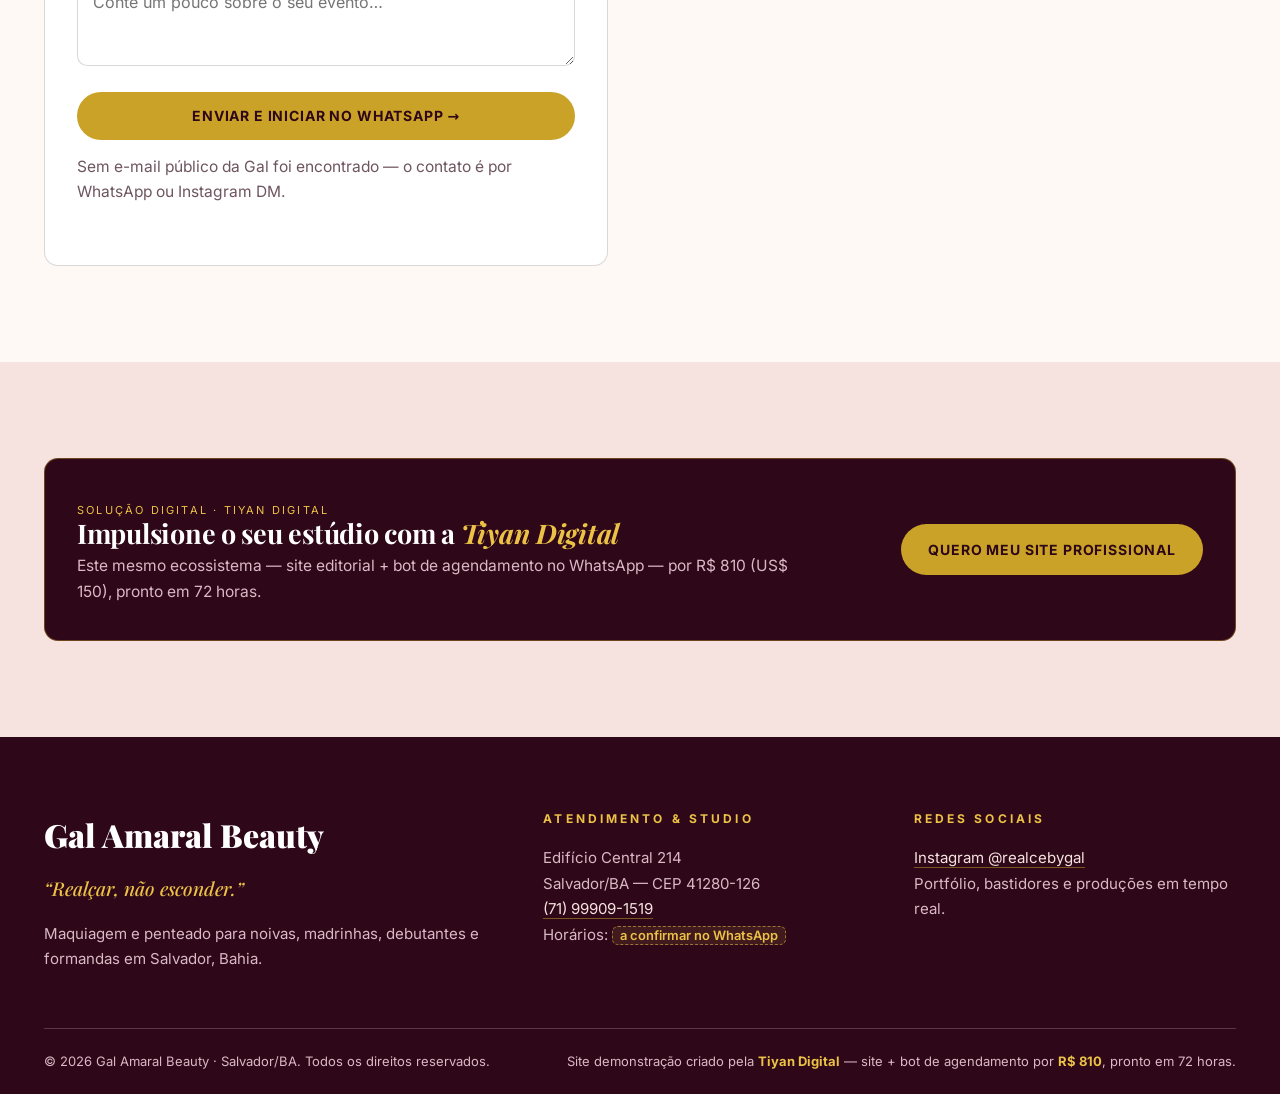
<file: contato.html>
<!DOCTYPE html>
<html lang="pt-BR">
<head>
<meta charset="UTF-8">
<meta name="viewport" content="width=device-width, initial-scale=1.0">
<title>Contato — Gal Amaral Beauty | WhatsApp (71) 99909-1519, Salvador/BA</title>
<meta name="description" content="Fale com a Gal Amaral Beauty: WhatsApp (71) 99909-1519, Instagram @realcebygal, estúdio no Edifício Central 214, Salvador/BA.">
<link rel="stylesheet" href="assets/css/style.css">
<script type="application/ld+json">
{"@context":"https://schema.org","@type":"HairSalon","name":"Gal Amaral Beauty","description":"Maquiagem e penteado para noivas, madrinhas, debutantes e formandas em Salvador/BA.","address":{"@type":"PostalAddress","streetAddress":"Edifício Central 214","addressLocality":"Salvador","addressRegion":"BA","postalCode":"41280-126","addressCountry":"BR"},"telephone":"+55-71-99909-1519","sameAs":["https://instagram.com/realcebygal"]}
</script>
</head>
<body>
<a class="skip" href="#conteudo">Pular para o conteúdo</a>
<header class="site">
  <div class="wrap">
    <a class="brand" href="index.html"><b data-site>Gal Amaral Beauty</b><span>Alta Maquiagem · Salvador</span></a>
    <nav class="main" aria-label="Navegação principal">
      <a href="index.html">Início</a>
      <a href="servicos.html">Serviços &amp; Pacotes</a>
      <a href="galeria.html">Galeria</a>
      <a href="agendamento.html">Agendamento (Bot)</a>
      <a href="sobre.html">Sobre a Gal</a>
      <a href="precos-faq.html">Valores &amp; FAQ</a>
      <a href="contato.html" class="active">Contato</a>
    </nav>
    <a class="btn btn-gold btn-sm nav-cta" href="https://wa.me/5571999091519" target="_blank" rel="noopener">Agendar no WhatsApp</a>
    <button class="burger" aria-label="Abrir menu" aria-expanded="false"><span></span><span></span><span></span></button>
  </div>
</header>

<main id="conteudo">
  <section class="block dark">
    <div class="wrap">
      <div class="sec-head">
        <p class="kicker">Atendimento personalizado</p>
        <h2>Vamos conversar sobre o <em>seu grande dia?</em></h2>
        <p>Entre em contato diretamente pelos canais oficiais da Gal Amaral em Salvador. Atendimento rápido, em estúdio — e “Realçar, não esconder.”</p>
      </div>
      <div class="contact-cards">
        <article class="ccard">
          <p class="tag">Atendimento VIP</p>
          <h3>WhatsApp Concierge</h3>
          <p>Resposta direta para cotações personalizadas, consulta de agenda e alinhamento da sua produção.</p>
          <p class="big">(71) 99909-1519</p>
          <a class="btn btn-gold" href="https://wa.me/5571999091519" target="_blank" rel="noopener">Conversar no WhatsApp →</a>
        </article>
        <article class="ccard">
          <p class="tag">Portfólio &amp; bastidores</p>
          <h3>Instagram @realcebygal</h3>
          <p>Acompanhe o portfólio completo em tempo real, vídeos de processos artísticos e bastidores do ateliê.</p>
          <p class="big">@realcebygal</p>
          <a class="btn btn-dark" href="https://instagram.com/realcebygal" target="_blank" rel="noopener">Acessar Instagram →</a>
        </article>
        <article class="ccard">
          <p class="tag">Espaço privativo</p>
          <h3>Endereço do Studio</h3>
          <p>Edifício Central 214, Salvador/BA — CEP 41280-126.</p>
          <p class="big">Horários sob consulta no WhatsApp</p>
          <a class="btn btn-dark" href="#mapa">Ver localização ↓</a>
        </article>
      </div>
    </div>
  </section>

  <!-- FORM + MAP -->
  <section class="block light" id="mapa">
    <div class="wrap">
      <div class="two-col">
        <form class="form-card" id="contact-form">
          <h3>Monte sua solicitação direta</h3>
          <p>Preencha os detalhes da sua data. Ao clicar em enviar, uma mensagem estruturada é criada no WhatsApp da Gal — nada é guardado neste site.</p>
          <div class="field">
            <label for="cf-nome">Seu nome completo *</label>
            <input type="text" id="cf-nome" name="nome" required autocomplete="name" placeholder="Seu nome">
          </div>
          <div class="field">
            <label for="cf-ocasiao">Ocasião *</label>
            <select id="cf-ocasiao" name="ocasiao" required>
              <option value="Noiva">Noiva</option>
              <option value="Madrinha de casamento">Madrinha de casamento</option>
              <option value="Formanda">Formanda</option>
              <option value="Debutante (15 anos)">Debutante (15 anos)</option>
              <option value="Produção social">Produção social</option>
              <option value="Convidada VIP">Convidada VIP</option>
            </select>
          </div>
          <div class="field">
            <label for="cf-data">Data desejada *</label>
            <input type="date" id="cf-data" name="data" required>
          </div>
          <div class="field">
            <label for="cf-local">Local pretendido *</label>
            <select id="cf-local" name="local" required>
              <option value="Estúdio (Central 214, Salvador)">Estúdio (Central 214, Salvador)</option>
              <option value="Atendimento externo [a confirmar]">Atendimento externo [a confirmar]</option>
            </select>
          </div>
          <div class="field">
            <label for="cf-msg">Mensagem (opcional)</label>
            <textarea id="cf-msg" name="mensagem" rows="3" placeholder="Conte um pouco sobre o seu evento…"></textarea>
          </div>
          <button class="btn btn-gold" type="submit" style="width:100%">Enviar e iniciar no WhatsApp →</button>
          <p class="form-note">Sem e-mail público da Gal foi encontrado — o contato é por WhatsApp ou Instagram DM.</p>
        </form>
        <div>
          <h3 style="font-size:26px;margin-bottom:10px">Onde fica o estúdio</h3>
          <p style="color:var(--muted)">Edifício Central 214, Salvador/BA — CEP 41280-126. Confirme o endereço exato com a Gal no WhatsApp.</p>
          <div class="map-wrap" style="background:linear-gradient(150deg,var(--vinho-2),var(--vinho-deep));border:1px solid var(--line);padding:40px 32px;min-height:380px;display:flex;flex-direction:column;justify-content:center">
            <p class="kicker">Salvador · Bahia</p>
            <p style="font-family:var(--serif);font-size:30px;color:#fff;line-height:1.2;margin:14px 0 10px">Edifício Central 214<br>Salvador/BA — CEP 41280-126</p>
            <p style="color:var(--muted-on-dark);font-size:15.5px">O mapa exato do estúdio é confirmado com a Gal no WhatsApp.</p>
            <div class="mt"><a class="btn btn-gold btn-sm" href="https://www.google.com/maps/search/?api=1&amp;query=Salvador%2C+Bahia%2C+Brasil" target="_blank" rel="noopener">Abrir Salvador no Google Maps →</a></div>
          </div>
          <p class="mt" style="color:var(--muted);font-size:15px">Datas de formatura e casamento esgotam — garanta a sua com antecedência.</p>
        </div>
      </div>
    </div>
  </section>

  <!-- OFFER -->
  <section class="block blush">
    <div class="wrap">
      <div class="offer">
        <div>
          <p class="demo-tag">Solução digital · Tiyan Digital</p>
          <h3>Impulsione o seu estúdio com a <em>Tiyan Digital</em></h3>
          <p>Este mesmo ecossistema — site editorial + bot de agendamento no WhatsApp — por R$ 810 (US$ 150), pronto em 72 horas.</p>
        </div>
        <a class="btn btn-gold" href="https://wa.me/5571999091519" target="_blank" rel="noopener">Quero meu site profissional</a>
      </div>
    </div>
  </section>
</main>

<footer class="site">
  <div class="wrap">
    <div class="cols">
      <div>
        <div class="fname" data-site>Gal Amaral Beauty</div>
        <p class="phil-line">“Realçar, não esconder.”</p>
        <p>Maquiagem e penteado para noivas, madrinhas, debutantes e formandas em Salvador, Bahia.</p>
      </div>
      <div>
        <h4>Atendimento &amp; Studio</h4>
        <p>Edifício Central 214<br>Salvador/BA — CEP 41280-126<br><a href="https://wa.me/5571999091519" target="_blank" rel="noopener">(71) 99909-1519</a><br>Horários: <span class="ph on-dark">a confirmar no WhatsApp</span></p>
      </div>
      <div>
        <h4>Redes sociais</h4>
        <p><a href="https://instagram.com/realcebygal" target="_blank" rel="noopener">Instagram @realcebygal</a><br>Portfólio, bastidores e produções em tempo real.</p>
      </div>
    </div>
    <div class="bottom">
      <span>© 2026 <span data-site>Gal Amaral Beauty</span> · Salvador/BA. Todos os direitos reservados.</span>
      <span class="demo-note">Site demonstração criado pela <b>Tiyan Digital</b> — site + bot de agendamento por <b>R$ 810</b>, pronto em 72 horas.</span>
    </div>
  </div>
</footer>
<a class="wa-float" href="https://wa.me/5571999091519" target="_blank" rel="noopener"><span class="dot"></span>Agendar no WhatsApp</a>
<script src="assets/js/site.js"></script>
</body>
</html>
</file>
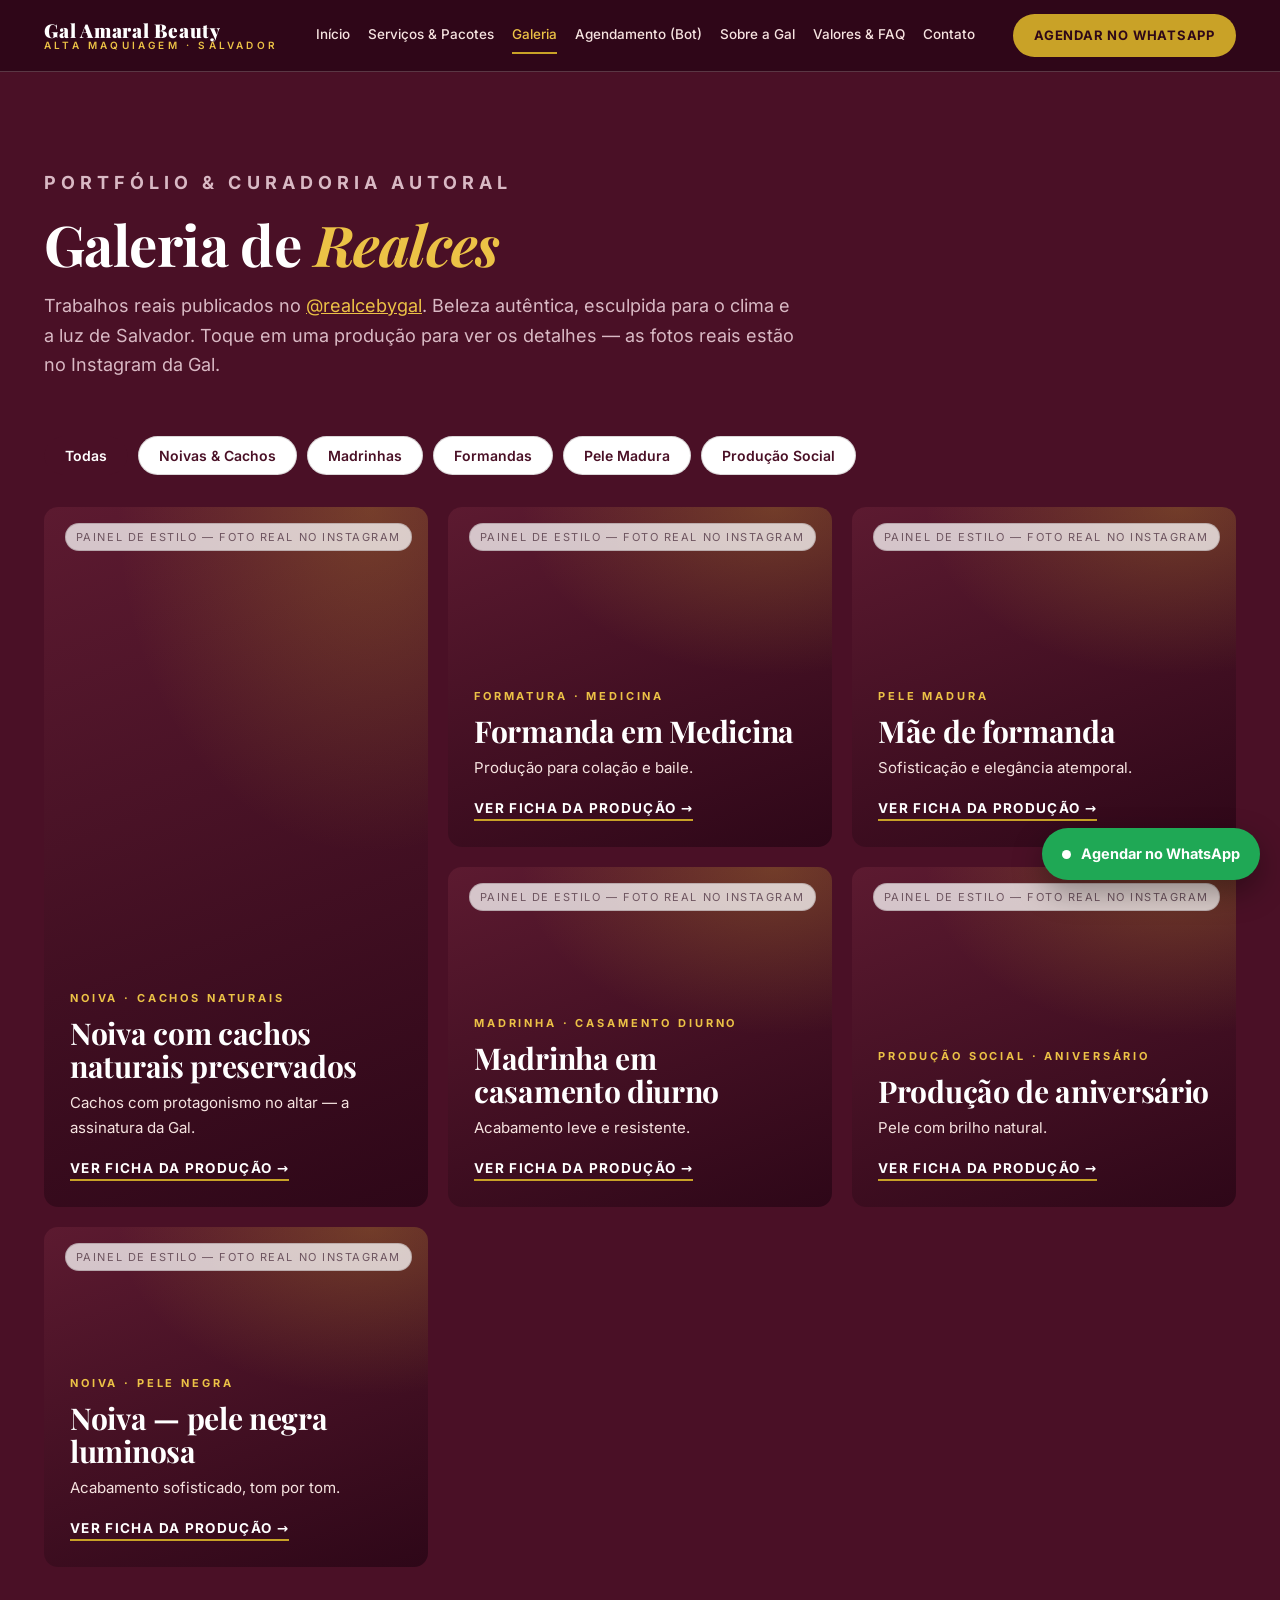
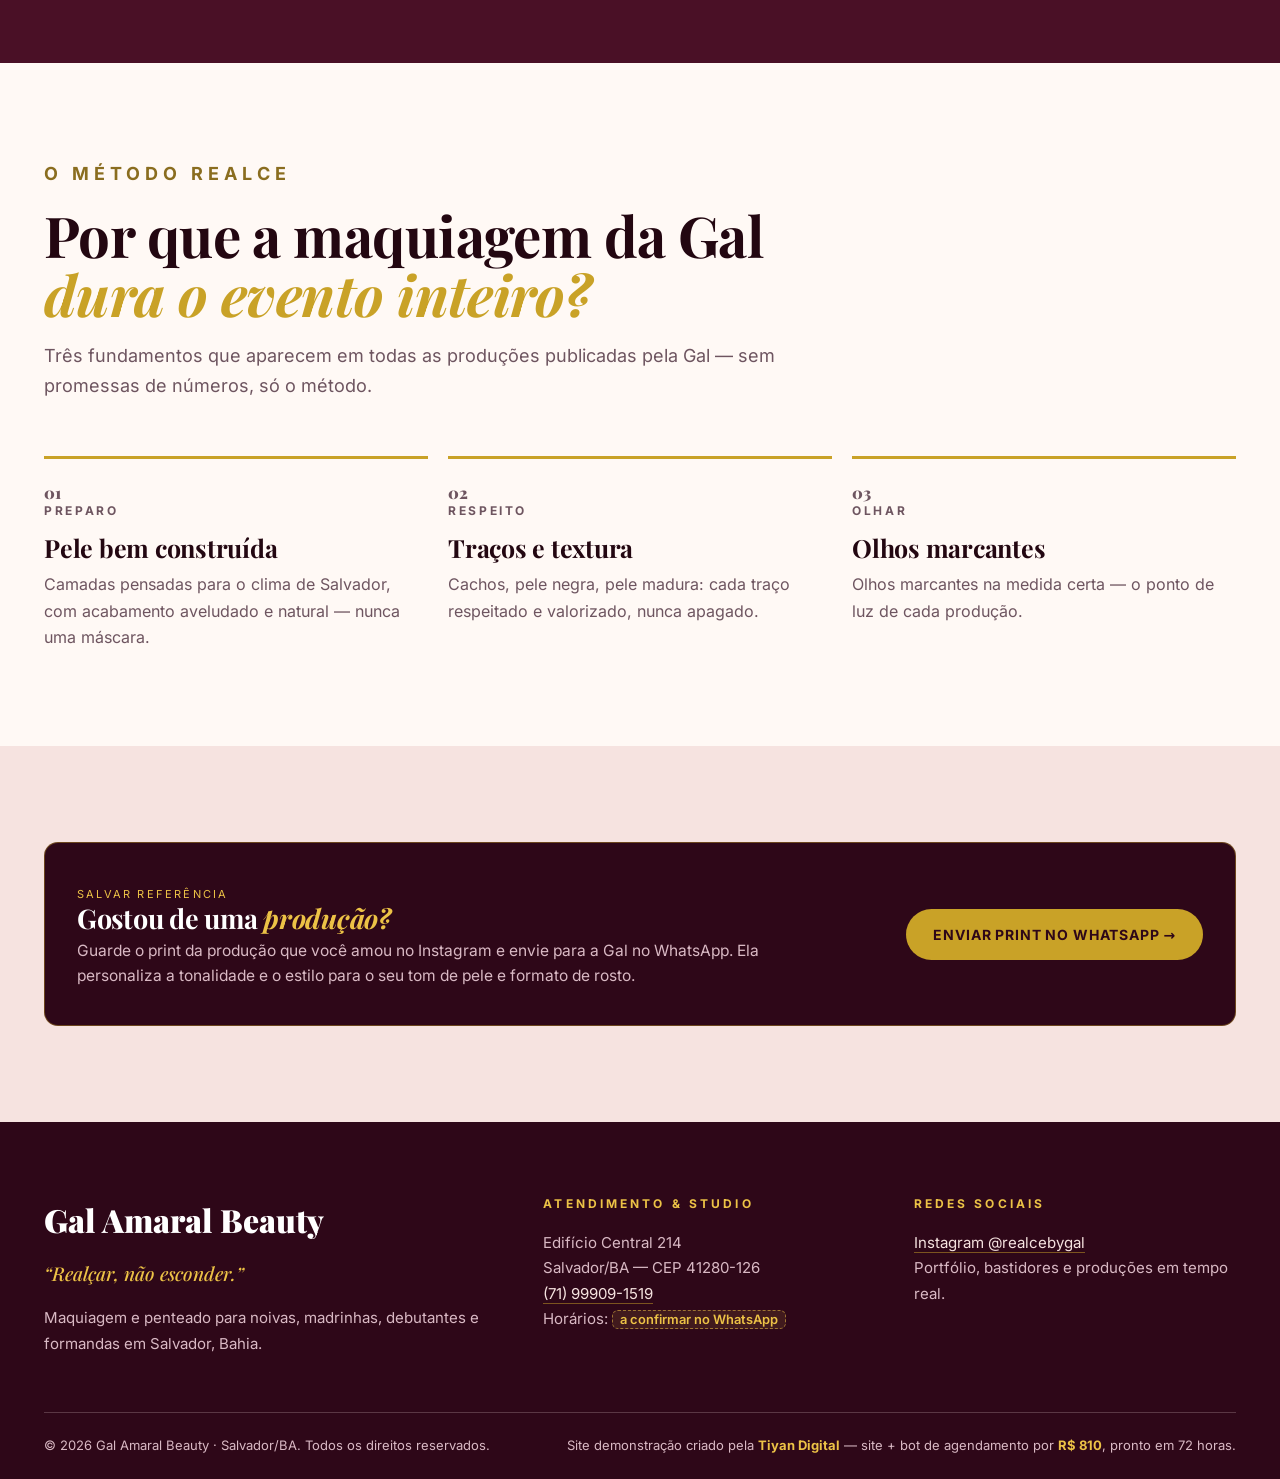
<file: galeria.html>
<!DOCTYPE html>
<html lang="pt-BR">
<head>
<meta charset="UTF-8">
<meta name="viewport" content="width=device-width, initial-scale=1.0">
<title>Galeria — Gal Amaral Beauty | Produções reais em Salvador</title>
<meta name="description" content="Trabalhos reais publicados no @realcebygal: formanda em Medicina, mãe de formanda, noiva com cachos naturais, pele madura e produção de aniversário.">
<link rel="stylesheet" href="assets/css/style.css">
</head>
<body>
<a class="skip" href="#conteudo">Pular para o conteúdo</a>
<header class="site">
  <div class="wrap">
    <a class="brand" href="index.html"><b data-site>Gal Amaral Beauty</b><span>Alta Maquiagem · Salvador</span></a>
    <nav class="main" aria-label="Navegação principal">
      <a href="index.html">Início</a>
      <a href="servicos.html">Serviços &amp; Pacotes</a>
      <a href="galeria.html" class="active">Galeria</a>
      <a href="agendamento.html">Agendamento (Bot)</a>
      <a href="sobre.html">Sobre a Gal</a>
      <a href="precos-faq.html">Valores &amp; FAQ</a>
      <a href="contato.html">Contato</a>
    </nav>
    <a class="btn btn-gold btn-sm nav-cta" href="https://wa.me/5571999091519" target="_blank" rel="noopener">Agendar no WhatsApp</a>
    <button class="burger" aria-label="Abrir menu" aria-expanded="false"><span></span><span></span><span></span></button>
  </div>
</header>

<main id="conteudo">
  <section class="block dark">
    <div class="wrap">
      <div class="sec-head">
        <p class="kicker">Portfólio &amp; curadoria autoral</p>
        <h2>Galeria de <em>Realces</em></h2>
        <p>Trabalhos reais publicados no <a href="https://instagram.com/realcebygal" target="_blank" rel="noopener" style="color:var(--gold-2)">@realcebygal</a>. Beleza autêntica, esculpida para o clima e a luz de Salvador. Toque em uma produção para ver os detalhes — as fotos reais estão no Instagram da Gal.</p>
      </div>
      <div class="filters" role="group" aria-label="Filtrar galeria por ocasião">
        <button class="active" data-filter="todas">Todas</button>
        <button data-filter="noivas">Noivas &amp; Cachos</button>
        <button data-filter="madrinhas">Madrinhas</button>
        <button data-filter="formandas">Formandas</button>
        <button data-filter="madura">Pele Madura</button>
        <button data-filter="social">Produção Social</button>
      </div>
      <div class="gal-grid">
        <a class="gtile tall" href="#" data-cat="noivas" data-occ="Noiva · Cachos naturais" data-title="Noiva com cachos naturais preservados" data-text="Noiva de pele negra luminosa, com os cachos naturais preservados no altar. Definição dos caracóis e base de acabamento sofisticado — produção publicada pela Gal no Instagram.">
          <span class="style-note ai-label">Painel de estilo — foto real no Instagram</span>
          <p class="occ">Noiva · Cachos naturais</p>
          <h3>Noiva com cachos naturais preservados</h3>
          <p>Cachos com protagonismo no altar — a assinatura da Gal.</p>
          <span class="go">Ver ficha da produção →</span>
        </a>
        <a class="gtile" href="#" data-cat="formandas" data-occ="Formatura · Medicina" data-title="Formanda em Medicina" data-text="Produção para colação e baile: maquiagem de longa duração para uma noite inteira de celebração. Produção publicada pela Gal no Instagram.">
          <span class="style-note ai-label">Painel de estilo — foto real no Instagram</span>
          <p class="occ">Formatura · Medicina</p>
          <h3>Formanda em Medicina</h3>
          <p>Produção para colação e baile.</p>
          <span class="go">Ver ficha da produção →</span>
        </a>
        <a class="gtile" href="#" data-cat="madura" data-occ="Pele madura" data-title="Mãe de formanda" data-text="Sofisticação e elegância atemporal: textura leve que não marca linhas de expressão. Beleza não tem idade — produção publicada pela Gal no Instagram.">
          <span class="style-note ai-label">Painel de estilo — foto real no Instagram</span>
          <p class="occ">Pele madura</p>
          <h3>Mãe de formanda</h3>
          <p>Sofisticação e elegância atemporal.</p>
          <span class="go">Ver ficha da produção →</span>
        </a>
        <a class="gtile" href="#" data-cat="madrinhas" data-occ="Madrinha · Casamento diurno" data-title="Madrinha em casamento diurno" data-text="Acabamento leve e resistente, pensado para cerimônias em Salvador. Produção publicada pela Gal no Instagram.">
          <span class="style-note ai-label">Painel de estilo — foto real no Instagram</span>
          <p class="occ">Madrinha · Casamento diurno</p>
          <h3>Madrinha em casamento diurno</h3>
          <p>Acabamento leve e resistente.</p>
          <span class="go">Ver ficha da produção →</span>
        </a>
        <a class="gtile" href="#" data-cat="social" data-occ="Produção social · Aniversário" data-title="Produção de aniversário" data-text="Pele com brilho natural e cobertura equilibrada, para dançar a noite inteira. Produção publicada pela Gal no Instagram.">
          <span class="style-note ai-label">Painel de estilo — foto real no Instagram</span>
          <p class="occ">Produção social · Aniversário</p>
          <h3>Produção de aniversário</h3>
          <p>Pele com brilho natural.</p>
          <span class="go">Ver ficha da produção →</span>
        </a>
        <a class="gtile" href="#" data-cat="noivas" data-occ="Noiva · Pele negra" data-title="Noiva — pele negra luminosa" data-text="Pele negra luminosa com acabamento sofisticado, sem acinzentar. Produção publicada pela Gal no Instagram.">
          <span class="style-note ai-label">Painel de estilo — foto real no Instagram</span>
          <p class="occ">Noiva · Pele negra</p>
          <h3>Noiva — pele negra luminosa</h3>
          <p>Acabamento sofisticado, tom por tom.</p>
          <span class="go">Ver ficha da produção →</span>
        </a>
      </div>
    </div>
  </section>

  <!-- MÉTODO -->
  <section class="block light">
    <div class="wrap">
      <div class="sec-head">
        <p class="kicker on-light">O método Realce</p>
        <h2>Por que a maquiagem da Gal <em>dura o evento inteiro?</em></h2>
        <p>Três fundamentos que aparecem em todas as produções publicadas pela Gal — sem promessas de números, só o método.</p>
      </div>
      <div class="steps">
        <div class="step">
          <p class="num">01</p>
          <p class="step-tag">Preparo</p>
          <h3>Pele bem construída</h3>
          <p>Camadas pensadas para o clima de Salvador, com acabamento aveludado e natural — nunca uma máscara.</p>
        </div>
        <div class="step">
          <p class="num">02</p>
          <p class="step-tag">Respeito</p>
          <h3>Traços e textura</h3>
          <p>Cachos, pele negra, pele madura: cada traço respeitado e valorizado, nunca apagado.</p>
        </div>
        <div class="step">
          <p class="num">03</p>
          <p class="step-tag">Olhar</p>
          <h3>Olhos marcantes</h3>
          <p>Olhos marcantes na medida certa — o ponto de luz de cada produção.</p>
        </div>
      </div>
    </div>
  </section>

  <!-- SAVE REFERENCE -->
  <section class="block blush">
    <div class="wrap">
      <div class="offer">
        <div>
          <p class="demo-tag">Salvar referência</p>
          <h3>Gostou de uma <em>produção?</em></h3>
          <p>Guarde o print da produção que você amou no Instagram e envie para a Gal no WhatsApp. Ela personaliza a tonalidade e o estilo para o seu tom de pele e formato de rosto.</p>
        </div>
        <a class="btn btn-gold" href="https://wa.me/5571999091519?text=Ol%C3%A1%2C%20Gal!%20Vi%20uma%20produ%C3%A7%C3%A3o%20no%20seu%20Instagram%20e%20quero%20uma%20igual." target="_blank" rel="noopener">Enviar print no WhatsApp →</a>
      </div>
    </div>
  </section>
</main>

<!-- LIGHTBOX -->
<div class="lightbox" id="lightbox" role="dialog" aria-modal="true" aria-labelledby="lb-title">
  <div class="box">
    <button class="close" aria-label="Fechar">×</button>
    <p class="kicker on-light" id="lb-occ"></p>
    <h3 id="lb-title"></h3>
    <p id="lb-text"></p>
    <p class="mt" style="font-size:14px">Foto real desta produção: <a href="https://instagram.com/realcebygal" target="_blank" rel="noopener"><b>@realcebygal</b></a></p>
    <div class="cta-row">
      <a class="btn btn-gold btn-sm" id="lb-wa" href="https://wa.me/5571999091519" target="_blank" rel="noopener">Quero uma igual →</a>
      <a class="btn btn-dark btn-sm" href="agendamento.html">Agendar no bot</a>
    </div>
  </div>
</div>

<footer class="site">
  <div class="wrap">
    <div class="cols">
      <div>
        <div class="fname" data-site>Gal Amaral Beauty</div>
        <p class="phil-line">“Realçar, não esconder.”</p>
        <p>Maquiagem e penteado para noivas, madrinhas, debutantes e formandas em Salvador, Bahia.</p>
      </div>
      <div>
        <h4>Atendimento &amp; Studio</h4>
        <p>Edifício Central 214<br>Salvador/BA — CEP 41280-126<br><a href="https://wa.me/5571999091519" target="_blank" rel="noopener">(71) 99909-1519</a><br>Horários: <span class="ph on-dark">a confirmar no WhatsApp</span></p>
      </div>
      <div>
        <h4>Redes sociais</h4>
        <p><a href="https://instagram.com/realcebygal" target="_blank" rel="noopener">Instagram @realcebygal</a><br>Portfólio, bastidores e produções em tempo real.</p>
      </div>
    </div>
    <div class="bottom">
      <span>© 2026 <span data-site>Gal Amaral Beauty</span> · Salvador/BA. Todos os direitos reservados.</span>
      <span class="demo-note">Site demonstração criado pela <b>Tiyan Digital</b> — site + bot de agendamento por <b>R$ 810</b>, pronto em 72 horas.</span>
    </div>
  </div>
</footer>
<a class="wa-float" href="https://wa.me/5571999091519" target="_blank" rel="noopener"><span class="dot"></span>Agendar no WhatsApp</a>
<script src="assets/js/site.js"></script>
</body>
</html>
</file>
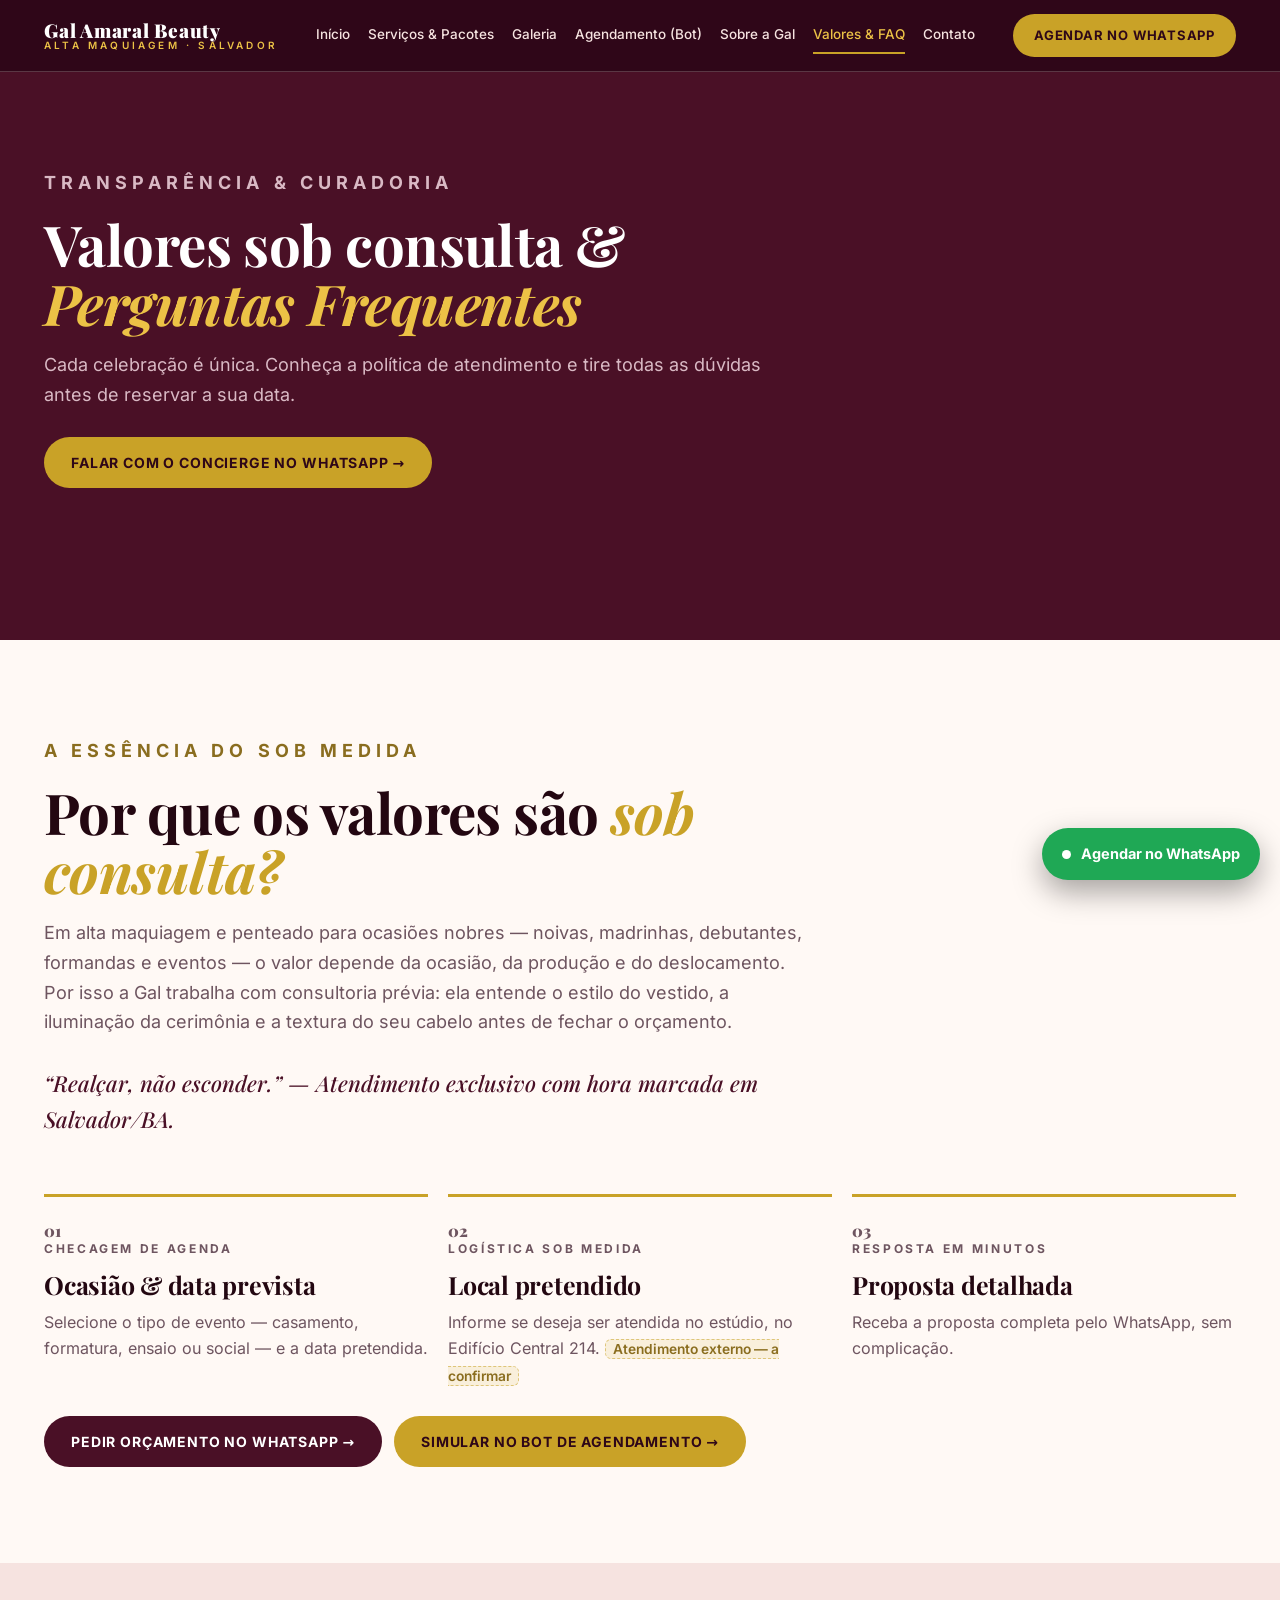
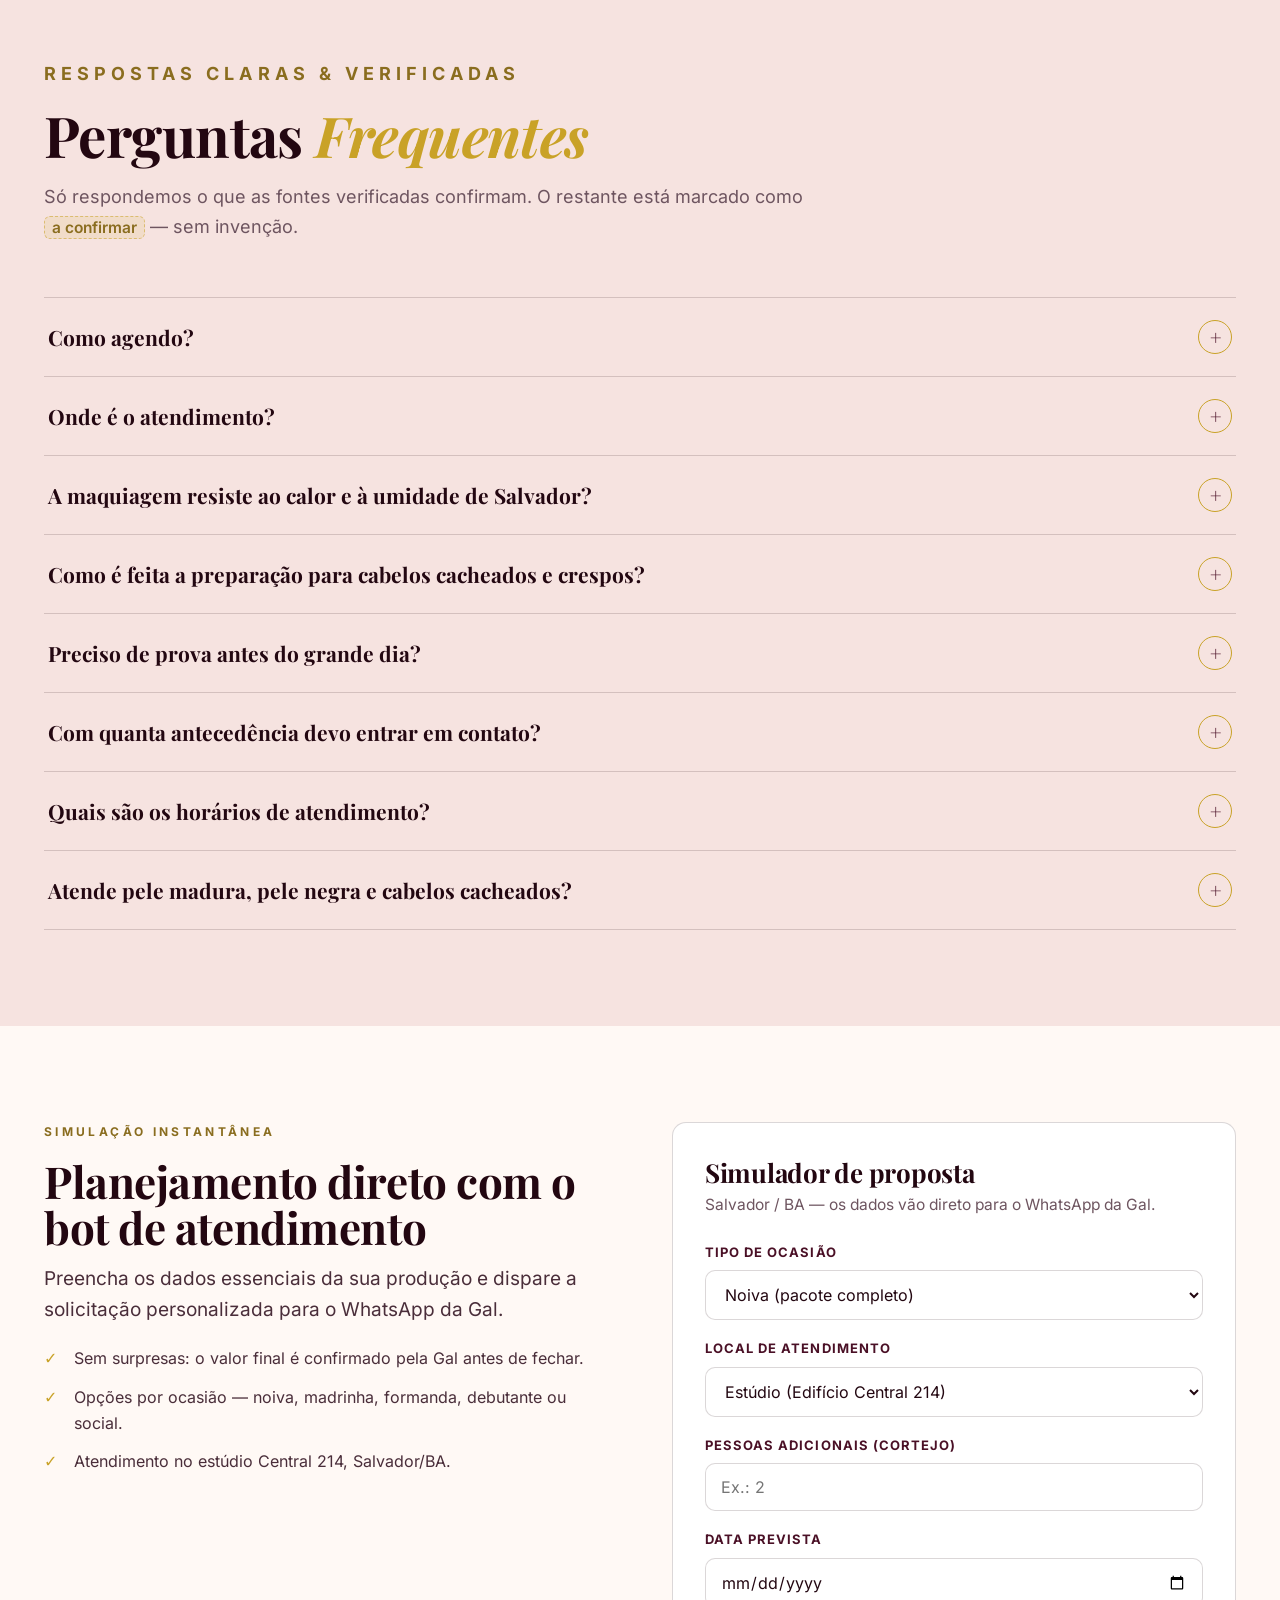
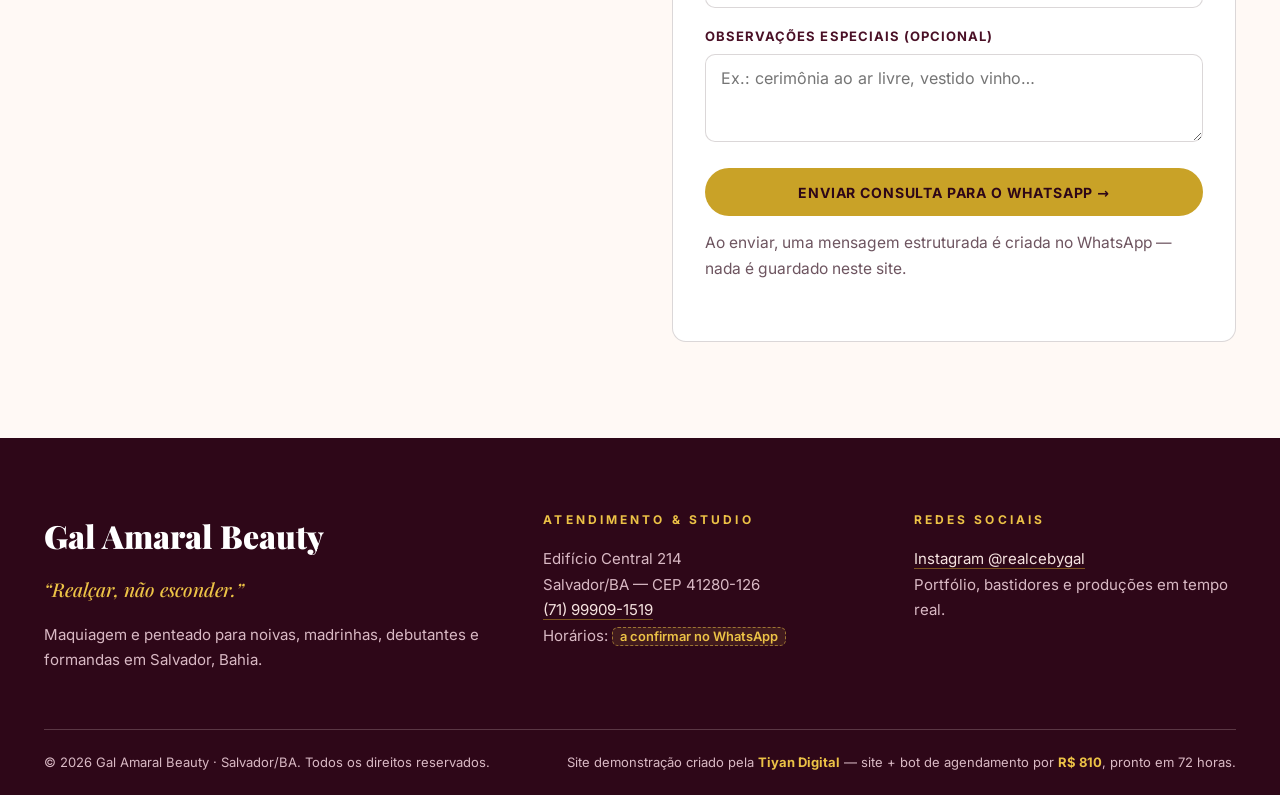
<file: precos-faq.html>
<!DOCTYPE html>
<html lang="pt-BR">
<head>
<meta charset="UTF-8">
<meta name="viewport" content="width=device-width, initial-scale=1.0">
<title>Valores &amp; Perguntas Frequentes — Gal Amaral Beauty, Salvador</title>
<meta name="description" content="Valores sob consulta: cada celebração é única. Peça seu orçamento no WhatsApp em 1 minuto e tire suas dúvidas sobre o atendimento da Gal Amaral Beauty.">
<link rel="stylesheet" href="assets/css/style.css">
<script type="application/ld+json">
{"@context":"https://schema.org","@type":"FAQPage","mainEntity":[
{"@type":"Question","name":"Como agendo?","acceptedAnswer":{"@type":"Answer","text":"Pelo direct no Instagram @realcebygal ou pelo WhatsApp (71) 99909-1519. Você também pode simular o agendamento no bot desta página."}},
{"@type":"Question","name":"Onde é o atendimento?","acceptedAnswer":{"@type":"Answer","text":"No estúdio, no Edifício Central 214, Salvador/BA — CEP 41280-126."}},
{"@type":"Question","name":"Atende pele madura, pele negra e cabelos cacheados?","acceptedAnswer":{"@type":"Answer","text":"Sim. As produções publicadas pela Gal incluem pele madura, noivas de pele negra luminosa e cachos naturais preservados."}}
]}
</script>
</head>
<body>
<a class="skip" href="#conteudo">Pular para o conteúdo</a>
<header class="site">
  <div class="wrap">
    <a class="brand" href="index.html"><b data-site>Gal Amaral Beauty</b><span>Alta Maquiagem · Salvador</span></a>
    <nav class="main" aria-label="Navegação principal">
      <a href="index.html">Início</a>
      <a href="servicos.html">Serviços &amp; Pacotes</a>
      <a href="galeria.html">Galeria</a>
      <a href="agendamento.html">Agendamento (Bot)</a>
      <a href="sobre.html">Sobre a Gal</a>
      <a href="precos-faq.html" class="active">Valores &amp; FAQ</a>
      <a href="contato.html">Contato</a>
    </nav>
    <a class="btn btn-gold btn-sm nav-cta" href="https://wa.me/5571999091519" target="_blank" rel="noopener">Agendar no WhatsApp</a>
    <button class="burger" aria-label="Abrir menu" aria-expanded="false"><span></span><span></span><span></span></button>
  </div>
</header>

<main id="conteudo">
  <section class="block dark">
    <div class="wrap">
      <div class="sec-head">
        <p class="kicker">Transparência &amp; curadoria</p>
        <h2>Valores sob consulta &amp; <em>Perguntas Frequentes</em></h2>
        <p>Cada celebração é única. Conheça a política de atendimento e tire todas as dúvidas antes de reservar a sua data.</p>
        <div class="mt"><a class="btn btn-gold" href="https://wa.me/5571999091519" target="_blank" rel="noopener">Falar com o concierge no WhatsApp →</a></div>
      </div>
    </div>
  </section>

  <!-- WHY SOB CONSULTA -->
  <section class="block light">
    <div class="wrap">
      <div class="sec-head">
        <p class="kicker on-light">A essência do sob medida</p>
        <h2>Por que os valores são <em>sob consulta?</em></h2>
        <p>Em alta maquiagem e penteado para ocasiões nobres — noivas, madrinhas, debutantes, formandas e eventos — o valor depende da ocasião, da produção e do deslocamento. Por isso a Gal trabalha com consultoria prévia: ela entende o estilo do vestido, a iluminação da cerimônia e a textura do seu cabelo antes de fechar o orçamento.</p>
        <p class="mt" style="font-family:var(--serif);font-style:italic;font-size:22px;color:var(--vinho)">“Realçar, não esconder.” — Atendimento exclusivo com hora marcada em Salvador/BA.</p>
      </div>
      <div class="steps">
        <div class="step">
          <p class="num">01</p>
          <p class="step-tag">Checagem de agenda</p>
          <h3>Ocasião &amp; data prevista</h3>
          <p>Selecione o tipo de evento — casamento, formatura, ensaio ou social — e a data pretendida.</p>
        </div>
        <div class="step">
          <p class="num">02</p>
          <p class="step-tag">Logística sob medida</p>
          <h3>Local pretendido</h3>
          <p>Informe se deseja ser atendida no estúdio, no Edifício Central 214. <span class="ph">Atendimento externo — a confirmar</span></p>
        </div>
        <div class="step">
          <p class="num">03</p>
          <p class="step-tag">Resposta em minutos</p>
          <h3>Proposta detalhada</h3>
          <p>Receba a proposta completa pelo WhatsApp, sem complicação.</p>
        </div>
      </div>
      <div class="mt" style="display:flex;gap:12px;flex-wrap:wrap">
        <a class="btn btn-dark" href="https://wa.me/5571999091519" target="_blank" rel="noopener">Pedir orçamento no WhatsApp →</a>
        <a class="btn btn-gold" href="agendamento.html">Simular no bot de agendamento →</a>
      </div>
    </div>
  </section>

  <!-- FAQ -->
  <section class="block blush">
    <div class="wrap">
      <div class="sec-head">
        <p class="kicker on-light">Respostas claras &amp; verificadas</p>
        <h2>Perguntas <em>Frequentes</em></h2>
        <p>Só respondemos o que as fontes verificadas confirmam. O restante está marcado como <span class="ph">a confirmar</span> — sem invenção.</p>
      </div>
      <div class="faq">
        <div class="faq-item">
          <button class="faq-q" aria-expanded="false">Como agendo?<span class="plus">+</span></button>
          <div class="faq-a"><p>Pelo direct no Instagram <a href="https://instagram.com/realcebygal" target="_blank" rel="noopener">@realcebygal</a> ou pelo WhatsApp <a href="https://wa.me/5571999091519" target="_blank" rel="noopener">(71) 99909-1519</a>. Você também pode simular o agendamento no <a href="agendamento.html">bot desta página</a> e enviar os dados prontos.</p></div>
        </div>
        <div class="faq-item">
          <button class="faq-q" aria-expanded="false">Onde é o atendimento?<span class="plus">+</span></button>
          <div class="faq-a"><p>No estúdio, no Edifício Central 214, Salvador/BA — CEP 41280-126. <span class="ph">Atendimento a domicílio ou no local do evento — a confirmar com a Gal</span></p></div>
        </div>
        <div class="faq-item">
          <button class="faq-q" aria-expanded="false">A maquiagem resiste ao calor e à umidade de Salvador?<span class="plus">+</span></button>
          <div class="faq-a"><p>A Gal trabalha com maquiagem de longa duração, pensada para o clima de Salvador — as produções publicadas mostram noivas e formandas impecáveis do início ao fim do evento. Os detalhes de produtos e técnicas: <span class="ph">a confirmar com a Gal no WhatsApp</span></p></div>
        </div>
        <div class="faq-item">
          <button class="faq-q" aria-expanded="false">Como é feita a preparação para cabelos cacheados e crespos?<span class="plus">+</span></button>
          <div class="faq-a"><p>A assinatura da Gal respeita e valoriza a textura natural dos fios — cachos têm protagonismo no altar, como mostram as produções publicadas. O passo a passo de cada penteado: <span class="ph">a confirmar com a Gal no WhatsApp</span></p></div>
        </div>
        <div class="faq-item">
          <button class="faq-q" aria-expanded="false">Preciso de prova antes do grande dia?<span class="plus">+</span></button>
          <div class="faq-a"><p><span class="ph">A confirmar — não publicado pela Gal</span>. Pergunte no WhatsApp e ela confirma se a prova faz parte do seu pacote.</p></div>
        </div>
        <div class="faq-item">
          <button class="faq-q" aria-expanded="false">Com quanta antecedência devo entrar em contato?<span class="plus">+</span></button>
          <div class="faq-a"><p>Datas de formatura e casamento esgotam — garanta a sua com antecedência. O prazo ideal para cada ocasião: <span class="ph">a confirmar com a Gal</span></p></div>
        </div>
        <div class="faq-item">
          <button class="faq-q" aria-expanded="false">Quais são os horários de atendimento?<span class="plus">+</span></button>
          <div class="faq-a"><p><span class="ph">Horários — a confirmar no WhatsApp</span>. O atendimento é com hora marcada; chame no <a href="https://wa.me/5571999091519" target="_blank" rel="noopener">(71) 99909-1519</a> para verificar a disponibilidade do seu dia.</p></div>
        </div>
        <div class="faq-item">
          <button class="faq-q" aria-expanded="false">Atende pele madura, pele negra e cabelos cacheados?<span class="plus">+</span></button>
          <div class="faq-a"><p>Sim — verificado nas produções publicadas pela Gal: pele madura, noiva de pele negra luminosa com cachos naturais preservados, mãe de formanda e formanda em Medicina.</p></div>
        </div>
      </div>
    </div>
  </section>

  <!-- SIMULATOR -->
  <section class="block light">
    <div class="wrap">
      <div class="two-col">
        <div>
          <p class="kicker on-light">Simulação instantânea</p>
          <h2 style="font-size:clamp(30px,3.6vw,44px);margin:16px 0 14px">Planejamento direto com o bot de atendimento</h2>
          <p class="lede">Preencha os dados essenciais da sua produção e dispare a solicitação personalizada para o WhatsApp da Gal.</p>
          <ul class="checks">
            <li>Sem surpresas: o valor final é confirmado pela Gal antes de fechar.</li>
            <li>Opções por ocasião — noiva, madrinha, formanda, debutante ou social.</li>
            <li>Atendimento no estúdio Central 214, Salvador/BA.</li>
          </ul>
        </div>
        <form class="form-card" id="sim-form">
          <h3>Simulador de proposta</h3>
          <p>Salvador / BA — os dados vão direto para o WhatsApp da Gal.</p>
          <div class="field">
            <label for="sim-ocasiao">Tipo de ocasião</label>
            <select id="sim-ocasiao" name="ocasiao" required>
              <option value="Noiva (pacote completo)">Noiva (pacote completo)</option>
              <option value="Madrinha">Madrinha</option>
              <option value="Convidada">Convidada</option>
              <option value="Formanda">Formanda</option>
              <option value="Debutante">Debutante</option>
              <option value="Evento social">Evento social</option>
              <option value="Ensaio">Ensaio</option>
            </select>
          </div>
          <div class="field">
            <label for="sim-local">Local de atendimento</label>
            <select id="sim-local" name="local" required>
              <option value="Estúdio (Edifício Central 214)">Estúdio (Edifício Central 214)</option>
              <option value="Atendimento externo [a confirmar]">Atendimento externo [a confirmar]</option>
            </select>
          </div>
          <div class="field">
            <label for="sim-pessoas">Pessoas adicionais (cortejo)</label>
            <input type="number" id="sim-pessoas" name="pessoas" min="0" max="20" placeholder="Ex.: 2">
          </div>
          <div class="field">
            <label for="sim-data">Data prevista</label>
            <input type="date" id="sim-data" name="data">
          </div>
          <div class="field">
            <label for="sim-obs">Observações especiais (opcional)</label>
            <textarea id="sim-obs" name="obs" rows="3" placeholder="Ex.: cerimônia ao ar livre, vestido vinho…"></textarea>
          </div>
          <button class="btn btn-gold" type="submit" style="width:100%">Enviar consulta para o WhatsApp →</button>
          <p class="form-note">Ao enviar, uma mensagem estruturada é criada no WhatsApp — nada é guardado neste site.</p>
        </form>
      </div>
    </div>
  </section>
</main>

<footer class="site">
  <div class="wrap">
    <div class="cols">
      <div>
        <div class="fname" data-site>Gal Amaral Beauty</div>
        <p class="phil-line">“Realçar, não esconder.”</p>
        <p>Maquiagem e penteado para noivas, madrinhas, debutantes e formandas em Salvador, Bahia.</p>
      </div>
      <div>
        <h4>Atendimento &amp; Studio</h4>
        <p>Edifício Central 214<br>Salvador/BA — CEP 41280-126<br><a href="https://wa.me/5571999091519" target="_blank" rel="noopener">(71) 99909-1519</a><br>Horários: <span class="ph on-dark">a confirmar no WhatsApp</span></p>
      </div>
      <div>
        <h4>Redes sociais</h4>
        <p><a href="https://instagram.com/realcebygal" target="_blank" rel="noopener">Instagram @realcebygal</a><br>Portfólio, bastidores e produções em tempo real.</p>
      </div>
    </div>
    <div class="bottom">
      <span>© 2026 <span data-site>Gal Amaral Beauty</span> · Salvador/BA. Todos os direitos reservados.</span>
      <span class="demo-note">Site demonstração criado pela <b>Tiyan Digital</b> — site + bot de agendamento por <b>R$ 810</b>, pronto em 72 horas.</span>
    </div>
  </div>
</footer>
<a class="wa-float" href="https://wa.me/5571999091519" target="_blank" rel="noopener"><span class="dot"></span>Agendar no WhatsApp</a>
<script src="assets/js/site.js"></script>
</body>
</html>
</file>
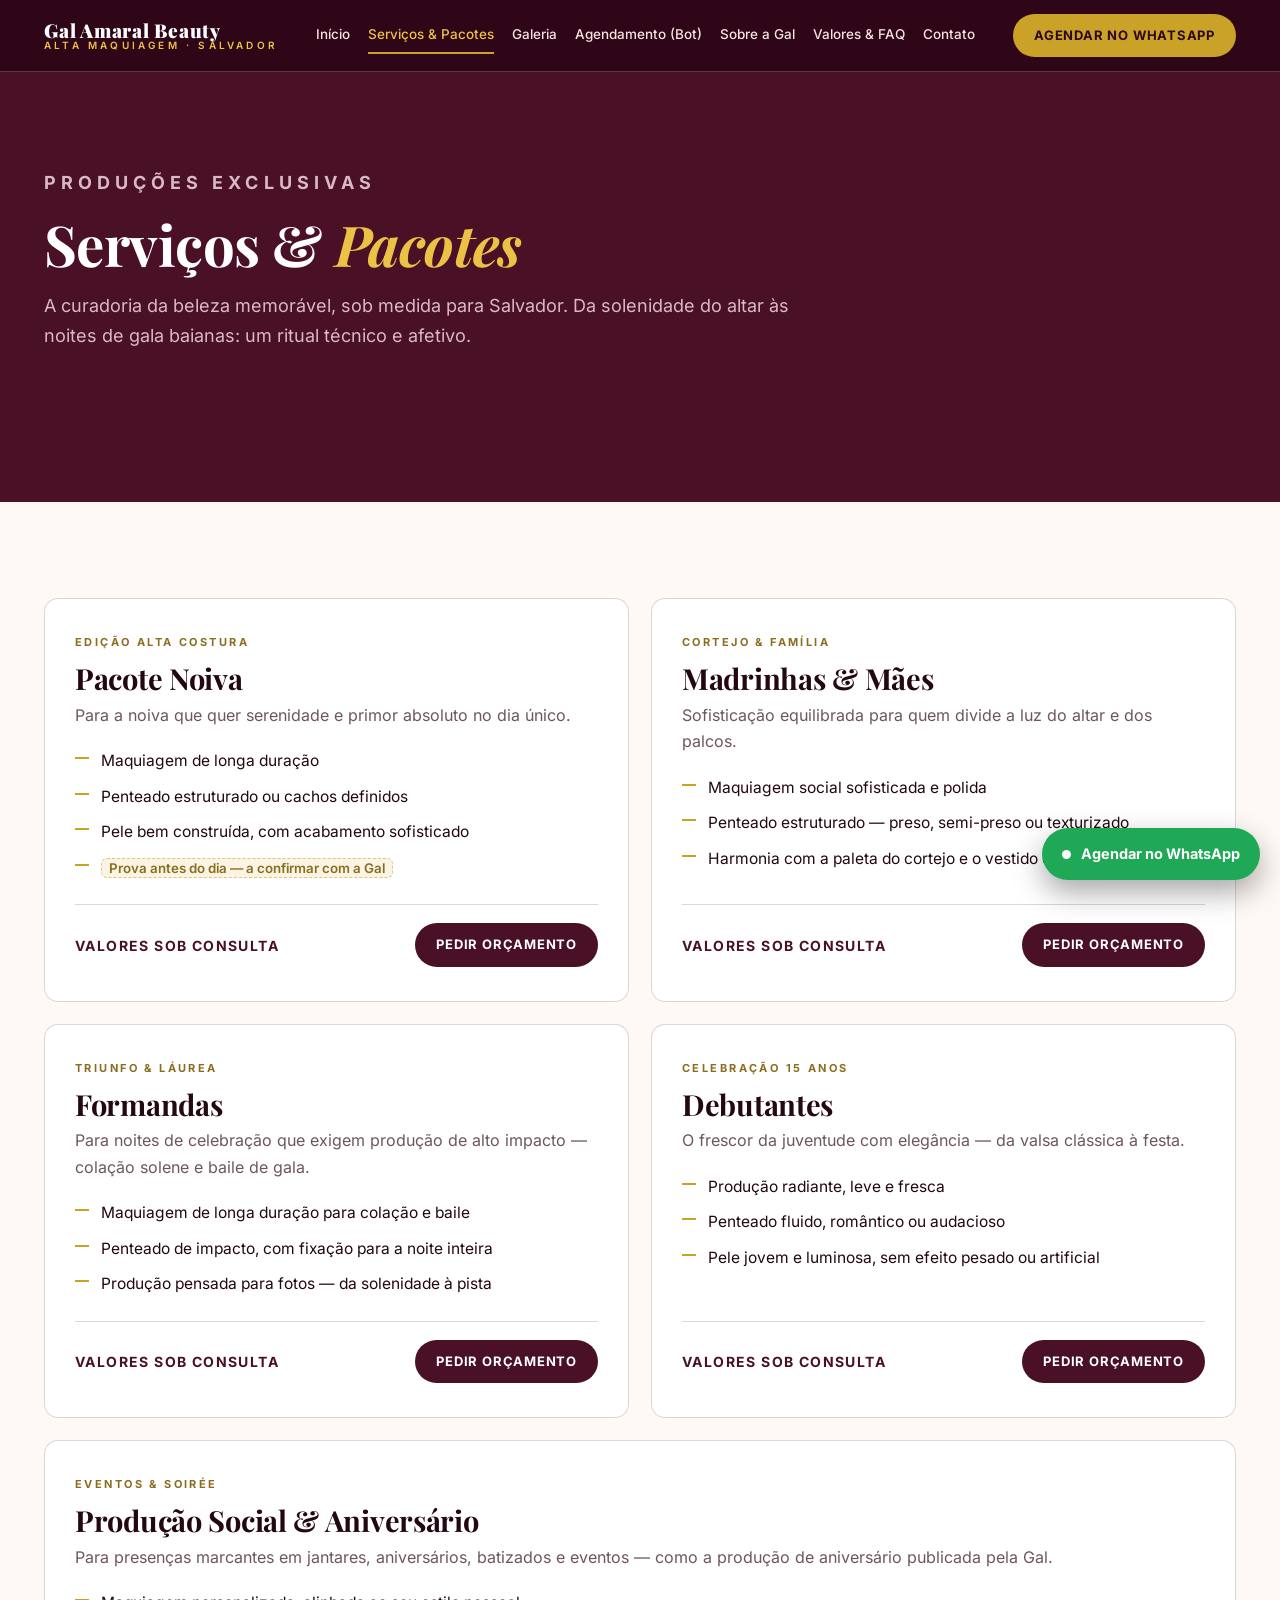
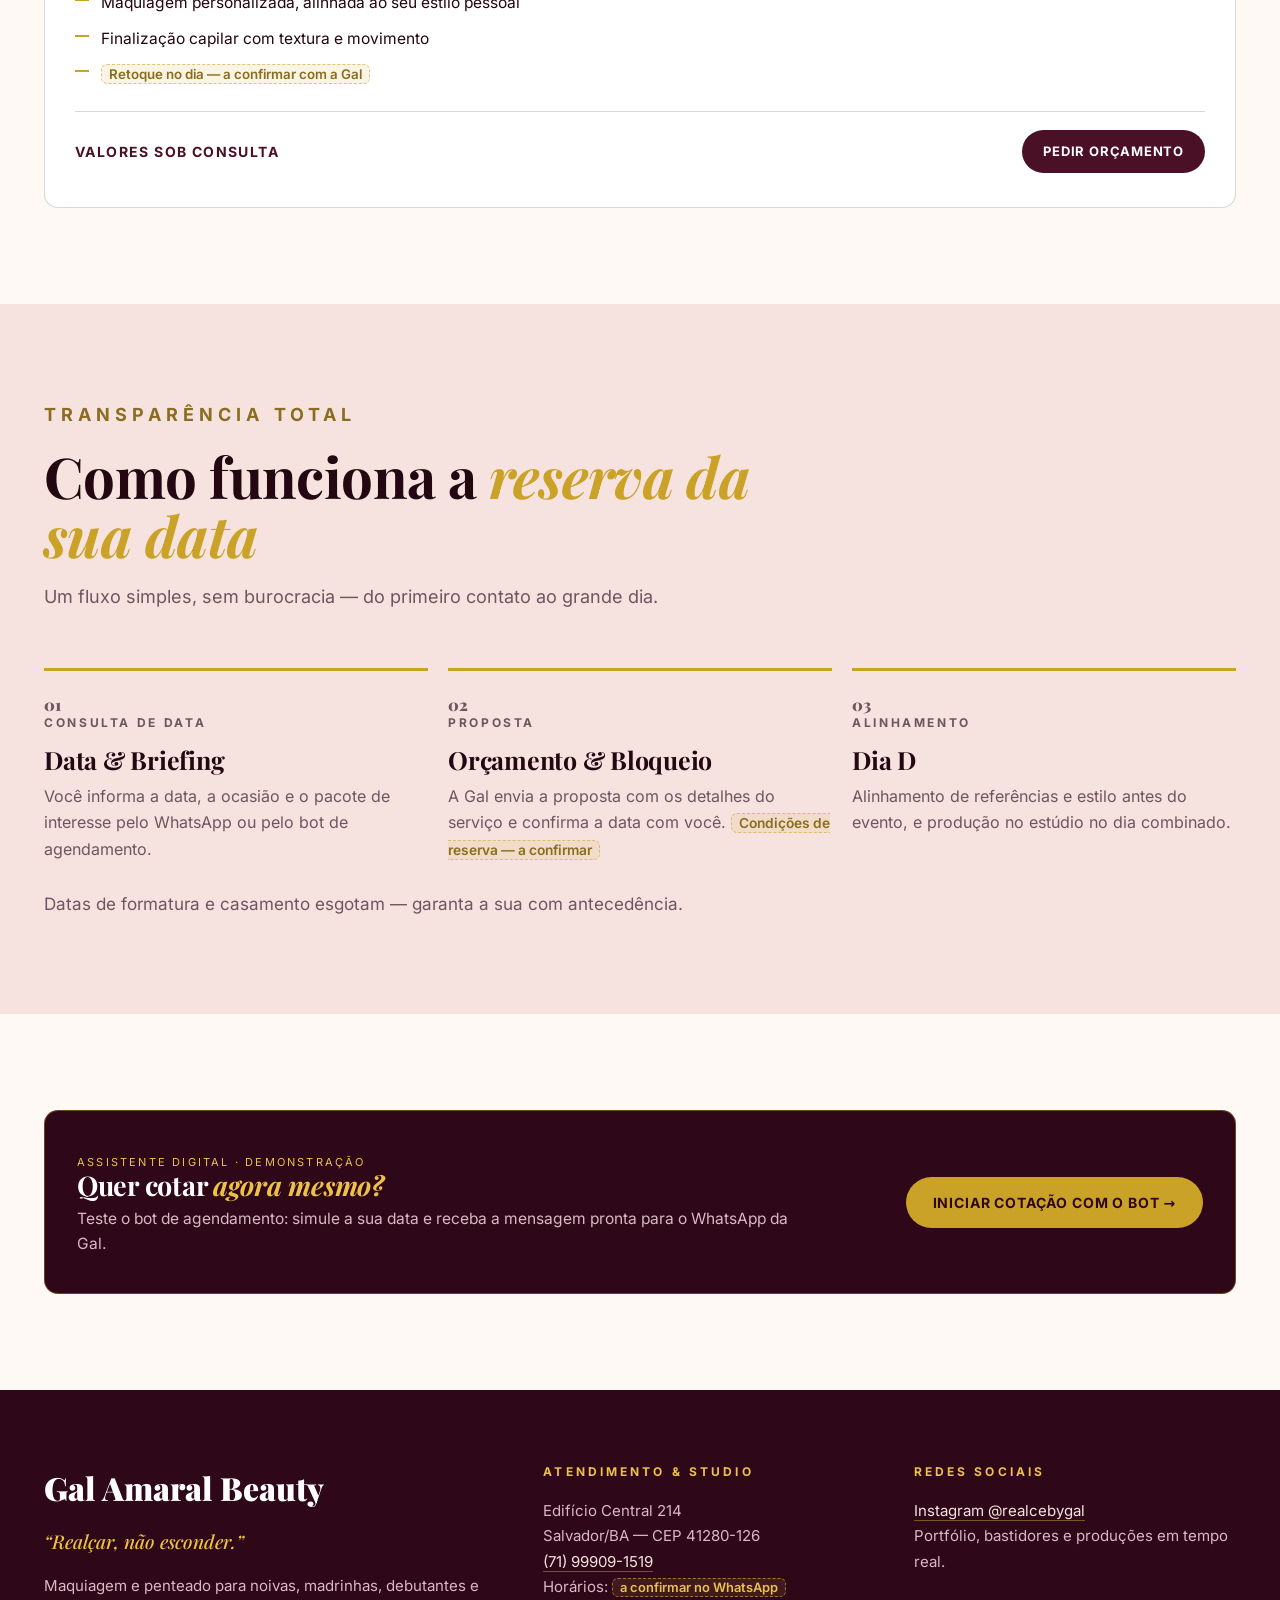
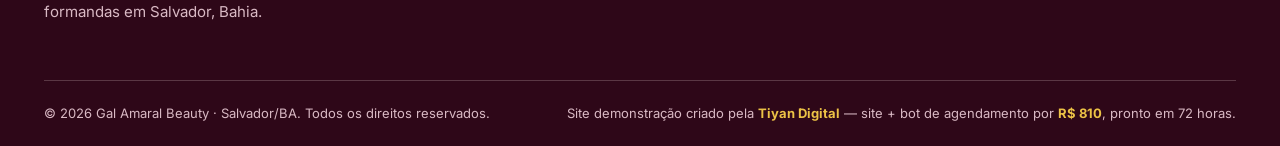
<file: servicos.html>
<!DOCTYPE html>
<html lang="pt-BR">
<head>
<meta charset="UTF-8">
<meta name="viewport" content="width=device-width, initial-scale=1.0">
<title>Serviços &amp; Pacotes — Gal Amaral Beauty | Noivas, madrinhas, formandas em Salvador</title>
<meta name="description" content="Maquiagem e penteado por ocasião: noivas, madrinhas, formandas, debutantes e produção social em Salvador/BA. Valores sob consulta — peça seu orçamento no WhatsApp.">
<link rel="stylesheet" href="assets/css/style.css">
</head>
<body>
<a class="skip" href="#conteudo">Pular para o conteúdo</a>
<header class="site">
  <div class="wrap">
    <a class="brand" href="index.html"><b data-site>Gal Amaral Beauty</b><span>Alta Maquiagem · Salvador</span></a>
    <nav class="main" aria-label="Navegação principal">
      <a href="index.html">Início</a>
      <a href="servicos.html" class="active">Serviços &amp; Pacotes</a>
      <a href="galeria.html">Galeria</a>
      <a href="agendamento.html">Agendamento (Bot)</a>
      <a href="sobre.html">Sobre a Gal</a>
      <a href="precos-faq.html">Valores &amp; FAQ</a>
      <a href="contato.html">Contato</a>
    </nav>
    <a class="btn btn-gold btn-sm nav-cta" href="https://wa.me/5571999091519" target="_blank" rel="noopener">Agendar no WhatsApp</a>
    <button class="burger" aria-label="Abrir menu" aria-expanded="false"><span></span><span></span><span></span></button>
  </div>
</header>

<main id="conteudo">
  <section class="block dark">
    <div class="wrap">
      <div class="sec-head">
        <p class="kicker">Produções exclusivas</p>
        <h2>Serviços &amp; <em>Pacotes</em></h2>
        <p>A curadoria da beleza memorável, sob medida para Salvador. Da solenidade do altar às noites de gala baianas: um ritual técnico e afetivo.</p>
      </div>
    </div>
  </section>

  <section class="block light">
    <div class="wrap">
      <div class="pkgs">
        <article class="pkg">
          <p class="tag">Edição alta costura</p>
          <h3>Pacote Noiva</h3>
          <p>Para a noiva que quer serenidade e primor absoluto no dia único.</p>
          <ul>
            <li>Maquiagem de longa duração</li>
            <li>Penteado estruturado ou cachos definidos</li>
            <li>Pele bem construída, com acabamento sofisticado</li>
            <li><span class="ph">Prova antes do dia — a confirmar com a Gal</span></li>
          </ul>
          <div class="foot"><b>Valores sob consulta</b><a class="btn btn-dark btn-sm" href="https://wa.me/5571999091519?text=Ol%C3%A1%2C%20Gal!%20Quero%20um%20or%C3%A7amento%20para%20o%20Pacote%20Noiva." target="_blank" rel="noopener">Pedir orçamento</a></div>
        </article>
        <article class="pkg">
          <p class="tag">Cortejo &amp; família</p>
          <h3>Madrinhas &amp; Mães</h3>
          <p>Sofisticação equilibrada para quem divide a luz do altar e dos palcos.</p>
          <ul>
            <li>Maquiagem social sofisticada e polida</li>
            <li>Penteado estruturado — preso, semi-preso ou texturizado</li>
            <li>Harmonia com a paleta do cortejo e o vestido escolhido</li>
          </ul>
          <div class="foot"><b>Valores sob consulta</b><a class="btn btn-dark btn-sm" href="https://wa.me/5571999091519?text=Ol%C3%A1%2C%20Gal!%20Quero%20um%20or%C3%A7amento%20para%20Madrinhas%20%26%20M%C3%A3es." target="_blank" rel="noopener">Pedir orçamento</a></div>
        </article>
        <article class="pkg">
          <p class="tag">Triunfo &amp; láurea</p>
          <h3>Formandas</h3>
          <p>Para noites de celebração que exigem produção de alto impacto — colação solene e baile de gala.</p>
          <ul>
            <li>Maquiagem de longa duração para colação e baile</li>
            <li>Penteado de impacto, com fixação para a noite inteira</li>
            <li>Produção pensada para fotos — da solenidade à pista</li>
          </ul>
          <div class="foot"><b>Valores sob consulta</b><a class="btn btn-dark btn-sm" href="https://wa.me/5571999091519?text=Ol%C3%A1%2C%20Gal!%20Quero%20um%20or%C3%A7amento%20para%20Formanda." target="_blank" rel="noopener">Pedir orçamento</a></div>
        </article>
        <article class="pkg">
          <p class="tag">Celebração 15 anos</p>
          <h3>Debutantes</h3>
          <p>O frescor da juventude com elegância — da valsa clássica à festa.</p>
          <ul>
            <li>Produção radiante, leve e fresca</li>
            <li>Penteado fluido, romântico ou audacioso</li>
            <li>Pele jovem e luminosa, sem efeito pesado ou artificial</li>
          </ul>
          <div class="foot"><b>Valores sob consulta</b><a class="btn btn-dark btn-sm" href="https://wa.me/5571999091519?text=Ol%C3%A1%2C%20Gal!%20Quero%20um%20or%C3%A7amento%20para%20Debutante." target="_blank" rel="noopener">Pedir orçamento</a></div>
        </article>
        <article class="pkg full">
          <p class="tag">Eventos &amp; soirée</p>
          <h3>Produção Social &amp; Aniversário</h3>
          <p>Para presenças marcantes em jantares, aniversários, batizados e eventos — como a produção de aniversário publicada pela Gal.</p>
          <ul>
            <li>Maquiagem personalizada, alinhada ao seu estilo pessoal</li>
            <li>Finalização capilar com textura e movimento</li>
            <li><span class="ph">Retoque no dia — a confirmar com a Gal</span></li>
          </ul>
          <div class="foot"><b>Valores sob consulta</b><a class="btn btn-dark btn-sm" href="https://wa.me/5571999091519?text=Ol%C3%A1%2C%20Gal!%20Quero%20um%20or%C3%A7amento%20para%20Produ%C3%A7%C3%A3o%20Social." target="_blank" rel="noopener">Pedir orçamento</a></div>
        </article>
      </div>
    </div>
  </section>

  <!-- PROCESS -->
  <section class="block blush">
    <div class="wrap">
      <div class="sec-head">
        <p class="kicker on-light">Transparência total</p>
        <h2>Como funciona a <em>reserva da sua data</em></h2>
        <p>Um fluxo simples, sem burocracia — do primeiro contato ao grande dia.</p>
      </div>
      <div class="steps">
        <div class="step">
          <p class="num">01</p>
          <p class="step-tag">Consulta de data</p>
          <h3>Data &amp; Briefing</h3>
          <p>Você informa a data, a ocasião e o pacote de interesse pelo WhatsApp ou pelo bot de agendamento.</p>
        </div>
        <div class="step">
          <p class="num">02</p>
          <p class="step-tag">Proposta</p>
          <h3>Orçamento &amp; Bloqueio</h3>
          <p>A Gal envia a proposta com os detalhes do serviço e confirma a data com você. <span class="ph">Condições de reserva — a confirmar</span></p>
        </div>
        <div class="step">
          <p class="num">03</p>
          <p class="step-tag">Alinhamento</p>
          <h3>Dia D</h3>
          <p>Alinhamento de referências e estilo antes do evento, e produção no estúdio no dia combinado.</p>
        </div>
      </div>
      <p class="mt" style="color:var(--muted)">Datas de formatura e casamento esgotam — garanta a sua com antecedência.</p>
    </div>
  </section>

  <!-- BOT CTA -->
  <section class="block light">
    <div class="wrap">
      <div class="offer">
        <div>
          <p class="demo-tag">Assistente digital · Demonstração</p>
          <h3>Quer cotar <em>agora mesmo?</em></h3>
          <p>Teste o bot de agendamento: simule a sua data e receba a mensagem pronta para o WhatsApp da Gal.</p>
        </div>
        <a class="btn btn-gold" href="agendamento.html">Iniciar cotação com o bot →</a>
      </div>
    </div>
  </section>
</main>

<footer class="site">
  <div class="wrap">
    <div class="cols">
      <div>
        <div class="fname" data-site>Gal Amaral Beauty</div>
        <p class="phil-line">“Realçar, não esconder.”</p>
        <p>Maquiagem e penteado para noivas, madrinhas, debutantes e formandas em Salvador, Bahia.</p>
      </div>
      <div>
        <h4>Atendimento &amp; Studio</h4>
        <p>Edifício Central 214<br>Salvador/BA — CEP 41280-126<br><a href="https://wa.me/5571999091519" target="_blank" rel="noopener">(71) 99909-1519</a><br>Horários: <span class="ph on-dark">a confirmar no WhatsApp</span></p>
      </div>
      <div>
        <h4>Redes sociais</h4>
        <p><a href="https://instagram.com/realcebygal" target="_blank" rel="noopener">Instagram @realcebygal</a><br>Portfólio, bastidores e produções em tempo real.</p>
      </div>
    </div>
    <div class="bottom">
      <span>© 2026 <span data-site>Gal Amaral Beauty</span> · Salvador/BA. Todos os direitos reservados.</span>
      <span class="demo-note">Site demonstração criado pela <b>Tiyan Digital</b> — site + bot de agendamento por <b>R$ 810</b>, pronto em 72 horas.</span>
    </div>
  </div>
</footer>
<a class="wa-float" href="https://wa.me/5571999091519" target="_blank" rel="noopener"><span class="dot"></span>Agendar no WhatsApp</a>
<script src="assets/js/site.js"></script>
</body>
</html>
</file>
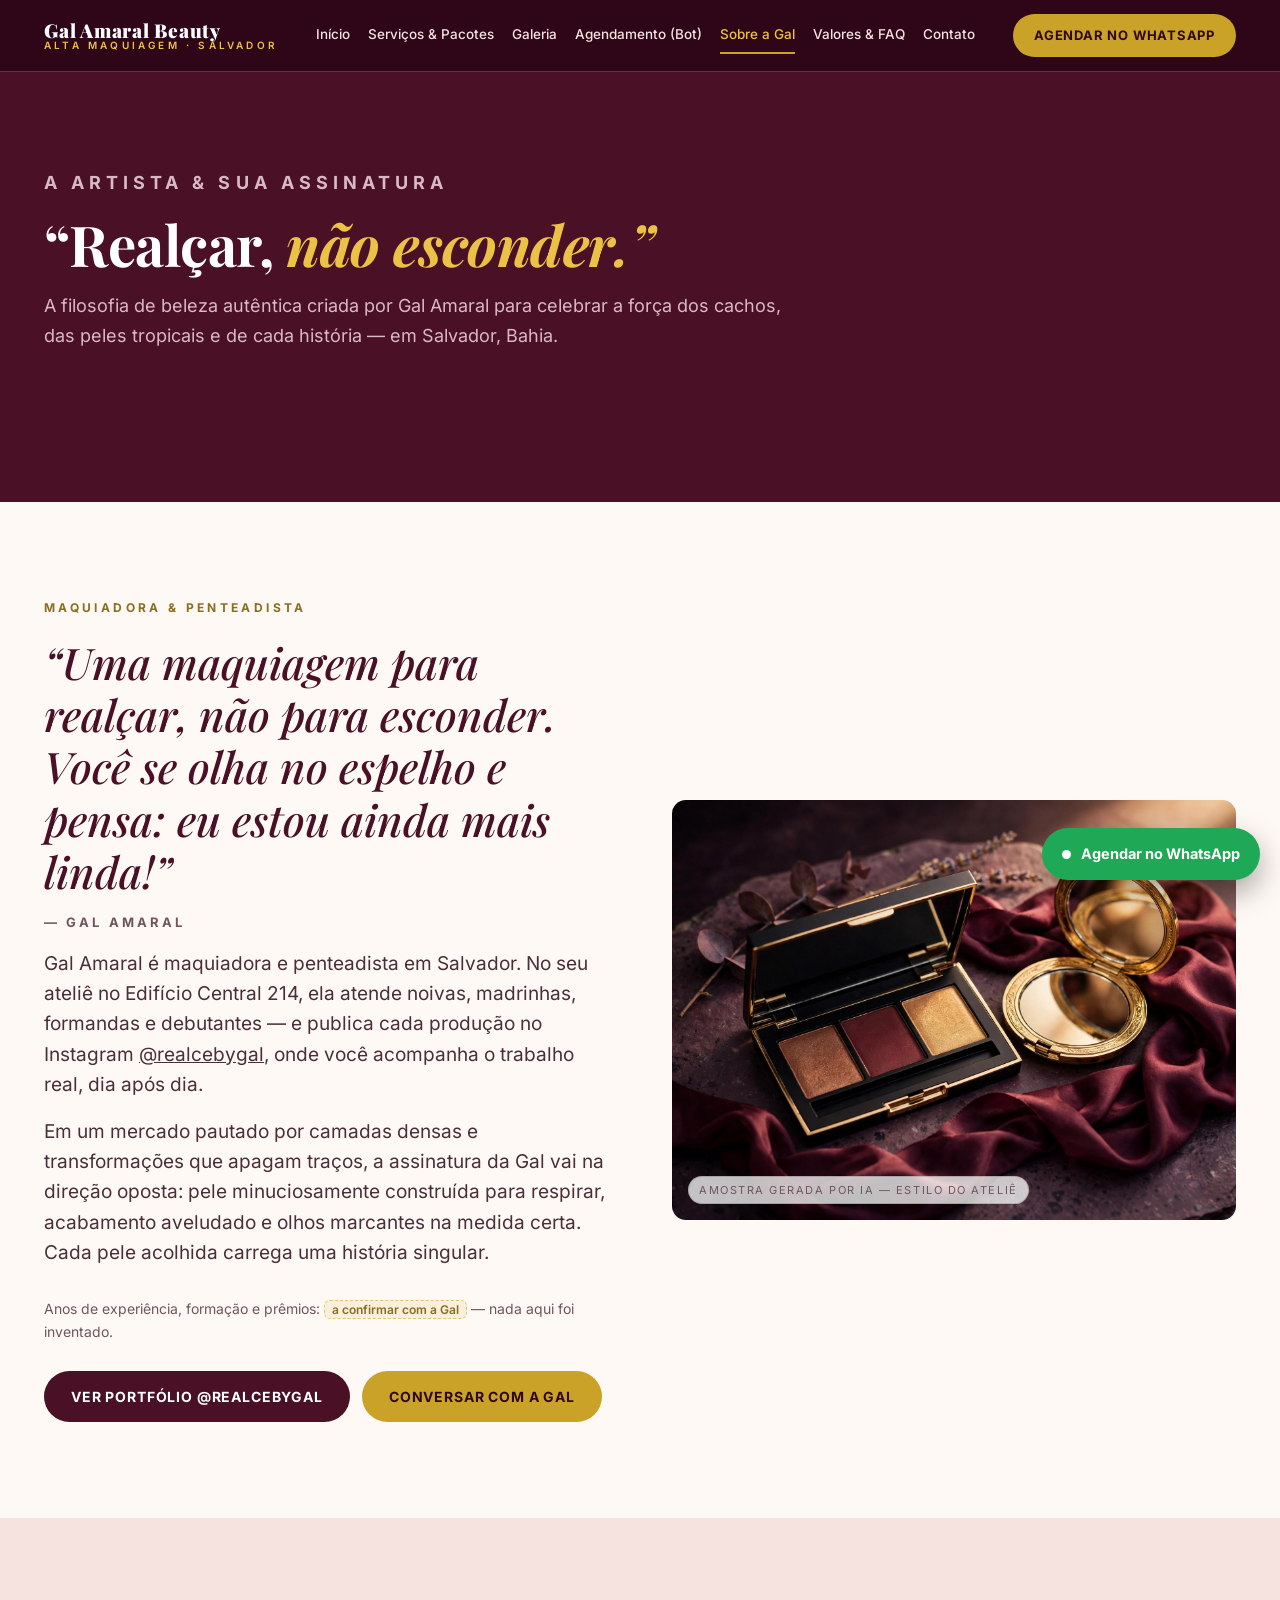
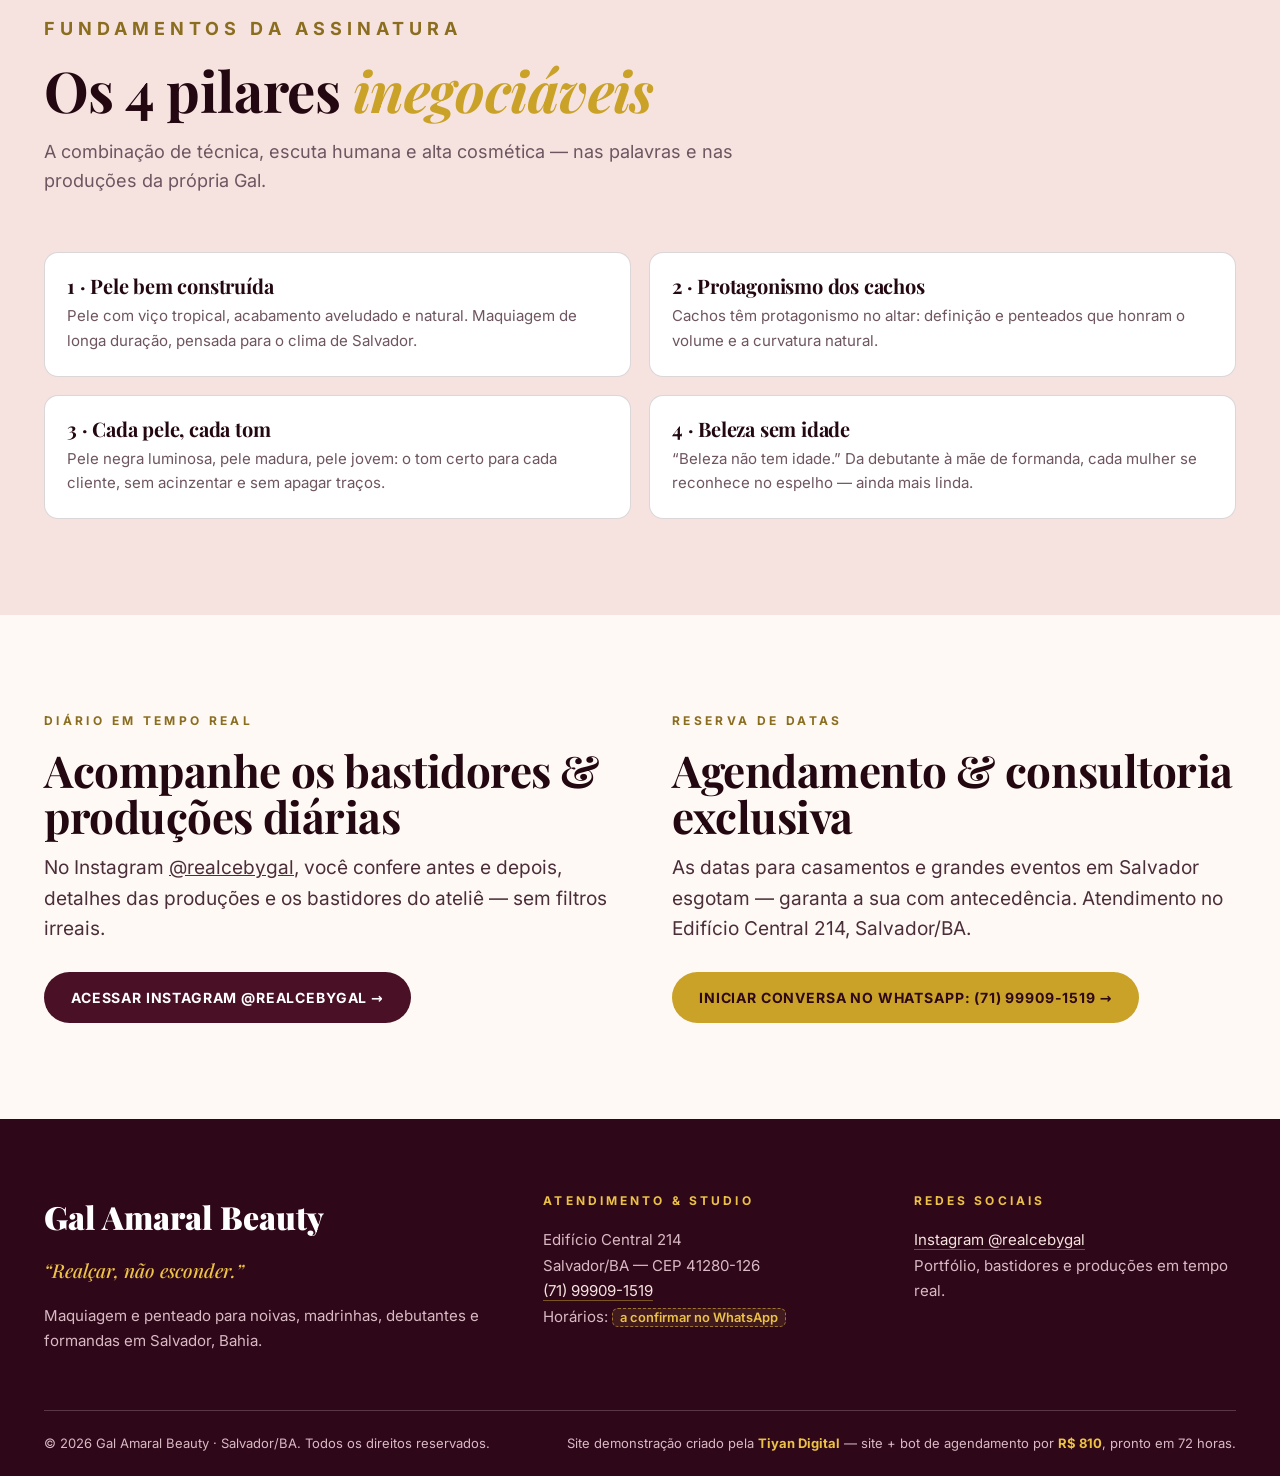
<file: sobre.html>
<!DOCTYPE html>
<html lang="pt-BR">
<head>
<meta charset="UTF-8">
<meta name="viewport" content="width=device-width, initial-scale=1.0">
<title>Sobre a Gal — Gal Amaral Beauty | Maquiadora e penteadista em Salvador</title>
<meta name="description" content="Maquiadora e penteadista em Salvador/BA. Uma maquiagem para realçar, não para esconder — pele bem construída, cachos com protagonismo, beleza sem idade.">
<link rel="stylesheet" href="assets/css/style.css">
</head>
<body>
<a class="skip" href="#conteudo">Pular para o conteúdo</a>
<header class="site">
  <div class="wrap">
    <a class="brand" href="index.html"><b data-site>Gal Amaral Beauty</b><span>Alta Maquiagem · Salvador</span></a>
    <nav class="main" aria-label="Navegação principal">
      <a href="index.html">Início</a>
      <a href="servicos.html">Serviços &amp; Pacotes</a>
      <a href="galeria.html">Galeria</a>
      <a href="agendamento.html">Agendamento (Bot)</a>
      <a href="sobre.html" class="active">Sobre a Gal</a>
      <a href="precos-faq.html">Valores &amp; FAQ</a>
      <a href="contato.html">Contato</a>
    </nav>
    <a class="btn btn-gold btn-sm nav-cta" href="https://wa.me/5571999091519" target="_blank" rel="noopener">Agendar no WhatsApp</a>
    <button class="burger" aria-label="Abrir menu" aria-expanded="false"><span></span><span></span><span></span></button>
  </div>
</header>

<main id="conteudo">
  <section class="block dark">
    <div class="wrap">
      <div class="sec-head">
        <p class="kicker">A artista &amp; sua assinatura</p>
        <h2>“Realçar, <em>não esconder.”</em></h2>
        <p>A filosofia de beleza autêntica criada por Gal Amaral para celebrar a força dos cachos, das peles tropicais e de cada história — em Salvador, Bahia.</p>
      </div>
    </div>
  </section>

  <section class="block light">
    <div class="wrap">
      <div class="phil">
        <div>
          <p class="kicker on-light">Maquiadora &amp; penteadista</p>
          <blockquote>“Uma maquiagem para realçar, não para esconder. Você se olha no espelho e pensa: eu estou ainda mais linda!”
            <footer>— Gal Amaral</footer>
          </blockquote>
          <p class="lede">Gal Amaral é maquiadora e penteadista em Salvador. No seu ateliê no Edifício Central 214, ela atende noivas, madrinhas, formandas e debutantes — e publica cada produção no Instagram <a href="https://instagram.com/realcebygal" target="_blank" rel="noopener">@realcebygal</a>, onde você acompanha o trabalho real, dia após dia.</p>
          <p class="lede" style="margin-top:16px">Em um mercado pautado por camadas densas e transformações que apagam traços, a assinatura da Gal vai na direção oposta: pele minuciosamente construída para respirar, acabamento aveludado e olhos marcantes na medida certa. Cada pele acolhida carrega uma história singular.</p>
          <p class="mt" style="font-size:14px;color:var(--muted)">Anos de experiência, formação e prêmios: <span class="ph">a confirmar com a Gal</span> — nada aqui foi inventado.</p>
          <div class="mt" style="display:flex;gap:12px;flex-wrap:wrap">
            <a class="btn btn-dark" href="https://instagram.com/realcebygal" target="_blank" rel="noopener">Ver portfólio @realcebygal</a>
            <a class="btn btn-gold" href="https://wa.me/5571999091519" target="_blank" rel="noopener">Conversar com a Gal</a>
          </div>
        </div>
        <figure>
          <img src="assets/img/palette-gold.webp" alt="Paleta de sombras em bronze, vinho e dourado com espelho dourado sobre pedra escura" width="1920" height="1280" loading="lazy">
          <figcaption><span class="ai-label">Amostra gerada por IA — estilo do ateliê</span></figcaption>
        </figure>
      </div>
    </div>
  </section>

  <!-- 4 PILLARS -->
  <section class="block blush">
    <div class="wrap">
      <div class="sec-head">
        <p class="kicker on-light">Fundamentos da assinatura</p>
        <h2>Os 4 pilares <em>inegociáveis</em></h2>
        <p>A combinação de técnica, escuta humana e alta cosmética — nas palavras e nas produções da própria Gal.</p>
      </div>
      <div class="pillars" style="grid-template-columns:1fr 1fr">
        <div class="pillar">
          <h3>1 · Pele bem construída</h3>
          <p>Pele com viço tropical, acabamento aveludado e natural. Maquiagem de longa duração, pensada para o clima de Salvador.</p>
        </div>
        <div class="pillar">
          <h3>2 · Protagonismo dos cachos</h3>
          <p>Cachos têm protagonismo no altar: definição e penteados que honram o volume e a curvatura natural.</p>
        </div>
        <div class="pillar">
          <h3>3 · Cada pele, cada tom</h3>
          <p>Pele negra luminosa, pele madura, pele jovem: o tom certo para cada cliente, sem acinzentar e sem apagar traços.</p>
        </div>
        <div class="pillar">
          <h3>4 · Beleza sem idade</h3>
          <p>“Beleza não tem idade.” Da debutante à mãe de formanda, cada mulher se reconhece no espelho — ainda mais linda.</p>
        </div>
      </div>
    </div>
  </section>

  <!-- INSTAGRAM + BOOKING -->
  <section class="block light">
    <div class="wrap">
      <div class="two-col">
        <div>
          <p class="kicker on-light">Diário em tempo real</p>
          <h2 style="font-size:clamp(30px,3.6vw,44px);margin:16px 0 14px">Acompanhe os bastidores &amp; produções diárias</h2>
          <p class="lede">No Instagram <a href="https://instagram.com/realcebygal" target="_blank" rel="noopener">@realcebygal</a>, você confere antes e depois, detalhes das produções e os bastidores do ateliê — sem filtros irreais.</p>
          <div class="mt"><a class="btn btn-dark" href="https://instagram.com/realcebygal" target="_blank" rel="noopener">Acessar Instagram @realcebygal →</a></div>
        </div>
        <div>
          <p class="kicker on-light">Reserva de datas</p>
          <h2 style="font-size:clamp(30px,3.6vw,44px);margin:16px 0 14px">Agendamento &amp; consultoria exclusiva</h2>
          <p class="lede">As datas para casamentos e grandes eventos em Salvador esgotam — garanta a sua com antecedência. Atendimento no Edifício Central 214, Salvador/BA.</p>
          <div class="mt"><a class="btn btn-gold" href="https://wa.me/5571999091519" target="_blank" rel="noopener">Iniciar conversa no WhatsApp: (71) 99909-1519 →</a></div>
        </div>
      </div>
    </div>
  </section>
</main>

<footer class="site">
  <div class="wrap">
    <div class="cols">
      <div>
        <div class="fname" data-site>Gal Amaral Beauty</div>
        <p class="phil-line">“Realçar, não esconder.”</p>
        <p>Maquiagem e penteado para noivas, madrinhas, debutantes e formandas em Salvador, Bahia.</p>
      </div>
      <div>
        <h4>Atendimento &amp; Studio</h4>
        <p>Edifício Central 214<br>Salvador/BA — CEP 41280-126<br><a href="https://wa.me/5571999091519" target="_blank" rel="noopener">(71) 99909-1519</a><br>Horários: <span class="ph on-dark">a confirmar no WhatsApp</span></p>
      </div>
      <div>
        <h4>Redes sociais</h4>
        <p><a href="https://instagram.com/realcebygal" target="_blank" rel="noopener">Instagram @realcebygal</a><br>Portfólio, bastidores e produções em tempo real.</p>
      </div>
    </div>
    <div class="bottom">
      <span>© 2026 <span data-site>Gal Amaral Beauty</span> · Salvador/BA. Todos os direitos reservados.</span>
      <span class="demo-note">Site demonstração criado pela <b>Tiyan Digital</b> — site + bot de agendamento por <b>R$ 810</b>, pronto em 72 horas.</span>
    </div>
  </div>
</footer>
<a class="wa-float" href="https://wa.me/5571999091519" target="_blank" rel="noopener"><span class="dot"></span>Agendar no WhatsApp</a>
<script src="assets/js/site.js"></script>
</body>
</html>
</file>
<file: assets/css/style.css>
/* Gal Amaral Beauty — "Vinho Editorial" design system (from STITCH-EXPORT.md, project 16600898356370247621)
   Palette: vinho #4A1026 / #5C1A30 · gold #C9A227 · blush #F6E3E0 · near-black plum #230711
   Type: Playfair Display (display) + Inter (body/UI), self-hosted woff2 in ../fonts/ */
@font-face{font-family:'Playfair Display';font-style:normal;font-weight:500;font-display:swap;src:url(../fonts/PlayfairDisplay-normal-500.woff2) format('woff2')}
@font-face{font-family:'Playfair Display';font-style:normal;font-weight:700;font-display:swap;src:url(../fonts/PlayfairDisplay-normal-700.woff2) format('woff2')}
@font-face{font-family:'Playfair Display';font-style:normal;font-weight:900;font-display:swap;src:url(../fonts/PlayfairDisplay-normal-900.woff2) format('woff2')}
@font-face{font-family:'Playfair Display';font-style:italic;font-weight:500;font-display:swap;src:url(../fonts/PlayfairDisplay-italic-500.woff2) format('woff2')}
@font-face{font-family:'Playfair Display';font-style:italic;font-weight:700;font-display:swap;src:url(../fonts/PlayfairDisplay-italic-700.woff2) format('woff2')}
@font-face{font-family:'Inter';font-style:normal;font-weight:400;font-display:swap;src:url(../fonts/Inter-normal-400.woff2) format('woff2')}
@font-face{font-family:'Inter';font-style:normal;font-weight:500;font-display:swap;src:url(../fonts/Inter-normal-500.woff2) format('woff2')}
@font-face{font-family:'Inter';font-style:normal;font-weight:600;font-display:swap;src:url(../fonts/Inter-normal-600.woff2) format('woff2')}
@font-face{font-family:'Inter';font-style:normal;font-weight:700;font-display:swap;src:url(../fonts/Inter-normal-700.woff2) format('woff2')}

:root{
  --vinho:#4A1026; --vinho-2:#5C1A30; --vinho-deep:#2E0718; --vinho-tint:#733146;
  --gold:#C9A227; --gold-2:#ECC246; --gold-soft:#F5E3A8;
  --blush:#F6E3E0; --blush-2:#FFEDEF; --cream:#FFF9F5;
  --ink:#230711; --ink-soft:#4A2E3A; --muted:#6E5560; --muted-on-dark:#D9B9C4;
  --line:rgba(35,7,17,.16); --line-light:rgba(246,227,224,.22);
  --serif:'Playfair Display',Georgia,serif; --sans:'Inter',system-ui,-apple-system,sans-serif;
  --radius:14px; --header-h:72px;
  --ease:cubic-bezier(.16,1,.3,1);
}
*{box-sizing:border-box;margin:0;padding:0}
html{scroll-behavior:smooth}
body{background:var(--vinho);color:var(--ink);font-family:var(--sans);font-size:17px;line-height:1.65;-webkit-font-smoothing:antialiased;overflow-x:hidden}
img{max-width:100%;display:block}
a{color:inherit}
::selection{background:var(--gold);color:var(--vinho-deep)}
:focus-visible{outline:3px solid var(--gold);outline-offset:2px}
.wrap{max-width:1240px;margin:0 auto;padding:0 24px}
h1,h2,h3{font-family:var(--serif);font-weight:700;line-height:1.05;letter-spacing:-.01em}
.kicker{font-family:var(--sans);font-size:12px;font-weight:700;letter-spacing:.28em;text-transform:uppercase;color:var(--gold)}
.kicker.on-light{color:#8A6D1F}
.lede{font-size:19px;line-height:1.6;color:var(--ink-soft)}
.on-dark .lede{color:var(--muted-on-dark)}
.ph{color:#8A6D1F;background:rgba(201,162,39,.12);border:1px dashed rgba(201,162,39,.55);border-radius:6px;padding:1px 7px;font-size:.86em;font-weight:600;white-space:normal;overflow-wrap:break-word}
.ph.on-dark{color:var(--gold-2);border-color:rgba(236,194,70,.55);background:rgba(236,194,70,.1)}
.ai-label{font-size:11px;letter-spacing:.14em;text-transform:uppercase;color:var(--muted);background:rgba(255,255,255,.75);border:1px solid var(--line);border-radius:999px;padding:4px 10px;display:inline-block}

/* ---------- header ---------- */
header.site{position:fixed;inset:0 0 auto 0;z-index:60;height:var(--header-h);background:rgba(46,7,24,.96);backdrop-filter:blur(8px);border-bottom:1px solid var(--line-light)}
header.site .wrap{display:flex;align-items:center;justify-content:space-between;height:100%;gap:16px}
.brand{display:flex;flex-direction:column;line-height:1.1;text-decoration:none;color:#fff}
.brand b{font-family:var(--serif);font-size:19px;font-weight:900;letter-spacing:.04em;white-space:nowrap}
.brand span{font-size:10px;letter-spacing:.32em;text-transform:uppercase;color:var(--gold-2);font-weight:600}
nav.main{display:flex;gap:18px}
nav.main a{color:var(--blush);text-decoration:none;font-size:13.5px;font-weight:500;padding:6px 0;border-bottom:2px solid transparent;white-space:nowrap}
nav.main a:hover{color:#fff}
nav.main a.active{color:var(--gold-2);border-bottom-color:var(--gold)}
.btn{display:inline-flex;align-items:center;justify-content:center;gap:8px;min-height:48px;padding:13px 26px;border-radius:999px;font-family:var(--sans);font-size:14px;font-weight:700;letter-spacing:.06em;text-transform:uppercase;text-decoration:none;border:1px solid transparent;cursor:pointer;transition:transform .25s var(--ease),background .25s,box-shadow .25s}
.btn:active{transform:scale(.97)}
.btn-gold{background:var(--gold);color:var(--vinho-deep)}
.btn-gold:hover{background:var(--gold-2)}
.btn-outline{border-color:var(--gold);color:var(--gold-2);background:transparent}
.btn-outline:hover{background:rgba(201,162,39,.14)}
.btn-dark{background:var(--vinho);color:#fff}
.btn-dark:hover{background:var(--vinho-2)}
.btn-light{background:#fff;color:var(--vinho)}
.btn-sm{min-height:42px;padding:10px 20px;font-size:13px}
.nav-cta{flex:none}
.burger{display:none;background:none;border:0;cursor:pointer;padding:10px}
.burger span{display:block;width:26px;height:2px;background:#fff;margin:6px 0;transition:.3s var(--ease)}
body{padding-top:var(--header-h)}
main{display:block}

/* ---------- hero ---------- */
.hero{background:linear-gradient(115deg,var(--vinho-deep) 0%,var(--vinho) 55%,var(--vinho-2) 100%);color:#fff;overflow:hidden}
.hero .wrap{display:grid;grid-template-columns:1.05fr .95fr;gap:56px;align-items:center;padding-top:88px;padding-bottom:88px}
.hero h1{font-size:clamp(52px,7.2vw,104px);font-weight:700;line-height:.98;margin:22px 0 24px}
.hero h1 em{font-style:italic;color:var(--gold-2)}
.hero .sub{font-size:20px;line-height:1.55;color:var(--blush);max-width:34em}
.hero .cta-row{display:flex;gap:14px;flex-wrap:wrap;margin-top:34px}
.hero .hero-note{margin-top:22px;font-size:13.5px;color:var(--muted-on-dark);letter-spacing:.04em}
.hero figure{position:relative;border-radius:4px;overflow:hidden}
.hero figure img{width:100%;height:100%;min-height:520px;object-fit:cover;animation:kenburns 18s ease-in-out infinite alternate}
@keyframes kenburns{from{transform:scale(1)}to{transform:scale(1.08)}}
.hero figure figcaption{position:absolute;left:0;right:0;bottom:0;padding:28px 24px 18px;background:linear-gradient(transparent,rgba(46,7,24,.85));font-size:13px;letter-spacing:.06em;color:var(--blush)}
.hero figure figcaption b{display:block;font-family:var(--serif);font-size:20px;color:#fff;letter-spacing:0}
.reveal{animation:rise .9s var(--ease) both}
.reveal.d1{animation-delay:.12s}.reveal.d2{animation-delay:.24s}.reveal.d3{animation-delay:.36s}
@keyframes rise{from{opacity:0;transform:translateY(26px)}to{opacity:1;transform:translateY(0)}}

/* ---------- marquee ---------- */
.marquee{background:var(--gold);color:var(--vinho-deep);overflow:hidden;padding:15px 0;border-top:1px solid rgba(0,0,0,.08);border-bottom:1px solid rgba(0,0,0,.08)}
.marquee-track{display:flex;gap:0;width:max-content;animation:marq 28s linear infinite;white-space:nowrap}
.marquee-track span{font-family:var(--serif);font-size:22px;font-weight:700;letter-spacing:.12em;text-transform:uppercase;padding:0 18px}
@keyframes marq{to{transform:translateX(-50%)}}

/* ---------- sections ---------- */
section.block{padding:96px 0}
section.block.light{background:var(--cream)}
section.block.blush{background:var(--blush)}
section.block.dark{background:var(--vinho);color:#fff}
section.block.deep{background:var(--vinho-deep);color:#fff}
.sec-head{max-width:760px;margin-bottom:56px}
.sec-head.center{margin-left:auto;margin-right:auto;text-align:center}
.sec-head h2{font-size:clamp(36px,4.4vw,58px);margin:16px 0 18px}
.sec-head h2 em{font-style:italic;color:var(--gold)}
.dark .sec-head h2 em,.deep .sec-head h2 em{color:var(--gold-2)}
.sec-head p{font-size:18px;color:var(--muted)}
.dark .sec-head p,.deep .sec-head p{color:var(--muted-on-dark)}
.num{font-family:var(--serif);font-size:64px;font-weight:900;color:var(--gold);line-height:1}

/* occasion cards */
.cards-4{display:grid;grid-template-columns:repeat(4,1fr);gap:20px}
.ocard{background:#fff;border:1px solid var(--line);border-radius:var(--radius);padding:30px 26px;display:flex;flex-direction:column;min-width:0}
.ocard .tag{font-size:11px;font-weight:700;letter-spacing:.22em;text-transform:uppercase;color:#8A6D1F}
.ocard h3{font-size:27px;margin:12px 0 10px}
.ocard p{font-size:15.5px;color:var(--muted);flex:1}
.ocard .price{margin-top:20px;padding-top:16px;border-top:1px solid var(--line);font-size:13px;font-weight:700;letter-spacing:.14em;text-transform:uppercase;color:var(--vinho)}
.ocard a.link{margin-top:8px;font-weight:700;font-size:14.5px;color:var(--vinho-2);text-decoration:none;border-bottom:2px solid var(--gold)}
.ocard a.link:hover{color:var(--gold)}

/* steps */
.steps{display:grid;grid-template-columns:repeat(3,1fr);gap:20px}
.step{border-top:3px solid var(--gold);padding-top:26px;min-width:0}
.step h3{font-size:25px;margin:14px 0 10px;color:#fff}
.light .step h3,.blush .step h3{color:var(--ink)}
.step p{color:var(--muted-on-dark);font-size:16px}
.light .step p,.blush .step p{color:var(--muted)}
.step .step-tag{font-size:12px;font-weight:700;letter-spacing:.22em;text-transform:uppercase;color:var(--gold-2)}

/* gallery panels (labelled style panels — no fake client photos) */
.gal-grid{display:grid;grid-template-columns:repeat(3,1fr);gap:20px}
.gtile{position:relative;border-radius:var(--radius);overflow:hidden;min-height:340px;display:flex;flex-direction:column;justify-content:flex-end;padding:26px;color:#fff;text-decoration:none;background:linear-gradient(160deg,var(--vinho-2),var(--vinho-deep));min-width:0}
.gtile.tall{min-height:460px;grid-row:span 2}
.gtile.wide{grid-column:span 2}
.gtile::after{content:"";position:absolute;inset:0;background:radial-gradient(120% 90% at 85% 0%,rgba(201,162,39,.28),transparent 55%)}
.gtile>*{position:relative;z-index:1}
.gtile .occ{font-size:11px;font-weight:700;letter-spacing:.26em;text-transform:uppercase;color:var(--gold-2)}
.gtile h3{font-size:30px;margin:10px 0 8px;line-height:1.1}
.gtile p{font-size:15px;color:var(--blush);max-width:30em}
.gtile .go{margin-top:16px;font-size:13.5px;font-weight:700;letter-spacing:.1em;text-transform:uppercase;color:#fff;border-bottom:2px solid var(--gold);align-self:flex-start}
.gtile .style-note{position:absolute;top:16px;right:16px;z-index:2}
.gtile img.bg{position:absolute;inset:0;width:100%;height:100%;object-fit:cover;opacity:.92}
.gtile.has-img::before{content:"";position:absolute;inset:0;background:linear-gradient(180deg,rgba(46,7,24,.05) 40%,rgba(46,7,24,.88));z-index:1}

/* philosophy */
.phil{display:grid;grid-template-columns:1fr 1fr;gap:64px;align-items:center}
.phil blockquote{font-family:var(--serif);font-size:clamp(30px,3.4vw,44px);font-style:italic;line-height:1.2;color:var(--vinho);margin:18px 0}
.phil blockquote footer{font-family:var(--sans);font-style:normal;font-size:13px;font-weight:700;letter-spacing:.24em;text-transform:uppercase;color:var(--muted);margin-top:18px}
.phil figure{border-radius:var(--radius);overflow:hidden;position:relative}
.phil figure img{width:100%;height:100%;object-fit:cover;min-height:420px}
.phil figure figcaption{position:absolute;left:16px;bottom:16px}
.pillars{display:grid;grid-template-columns:1fr 1fr;gap:18px;margin-top:36px}
.pillar{border:1px solid var(--line);border-radius:var(--radius);padding:22px;background:#fff;min-width:0}
.pillar h3{font-size:20px;margin-bottom:8px}
.pillar p{font-size:15px;color:var(--muted)}

/* service package cards */
.pkgs{display:grid;grid-template-columns:repeat(2,1fr);gap:22px}
.pkgs .full{grid-column:1/-1}
.pkg{background:#fff;border:1px solid var(--line);border-radius:var(--radius);padding:34px 30px;display:flex;flex-direction:column;min-width:0}
.pkg .tag{font-size:11px;font-weight:700;letter-spacing:.22em;text-transform:uppercase;color:#8A6D1F}
.pkg h3{font-size:29px;margin:12px 0 8px}
.pkg>p{color:var(--muted);font-size:16px}
.pkg ul{list-style:none;margin:20px 0 24px;display:grid;gap:10px}
.pkg li{font-size:15.5px;padding-left:26px;position:relative}
.pkg li::before{content:"";position:absolute;left:0;top:9px;width:14px;height:2px;background:var(--gold)}
.pkg .foot{margin-top:auto;padding-top:18px;border-top:1px solid var(--line);display:flex;justify-content:space-between;align-items:center;gap:14px;flex-wrap:wrap}
.pkg .foot b{font-size:14px;letter-spacing:.1em;text-transform:uppercase;color:var(--vinho)}

/* bot / phone mock */
.bot-grid{display:grid;grid-template-columns:minmax(0,1fr) 400px;gap:64px;align-items:start}
.bot-grid>*{min-width:0}
.bot-item>*{min-width:0}
.bot-list{display:grid;gap:18px;margin-top:32px}
.bot-item{display:flex;gap:16px;background:rgba(255,255,255,.06);border:1px solid var(--line-light);border-radius:var(--radius);padding:20px}
.bot-item .n{font-family:var(--serif);font-size:26px;font-weight:900;color:var(--gold-2);flex:none;width:36px}
.bot-item h3{font-size:19px;color:#fff;margin-bottom:4px}
.bot-item p{font-size:15px;color:var(--muted-on-dark)}
.phone{position:sticky;top:calc(var(--header-h) + 24px);background:#1B0A12;border-radius:38px;padding:12px;box-shadow:0 30px 60px rgba(0,0,0,.45);border:1px solid rgba(201,162,39,.35);width:100%;max-width:400px;margin:0 auto;min-width:0}
.phone-screen{background:var(--blush-2);border-radius:28px;overflow:hidden;display:flex;flex-direction:column;height:640px}
.phone-head{background:var(--vinho);color:#fff;padding:16px 18px 12px}
.phone-head .row{display:flex;align-items:center;gap:12px}
.avatar{width:44px;height:44px;border-radius:50%;background:var(--gold);color:var(--vinho-deep);display:flex;align-items:center;justify-content:center;font-family:var(--serif);font-weight:900;font-size:20px;flex:none}
.phone-head b{font-family:var(--serif);font-size:17px;display:block;line-height:1.2}
.phone-head small{color:var(--gold-2);font-size:12.5px}
.phone-head .demo-tag{display:inline-block;margin-top:8px;font-size:10.5px;letter-spacing:.16em;text-transform:uppercase;background:rgba(201,162,39,.2);color:var(--gold-2);border:1px solid rgba(236,194,70,.4);border-radius:999px;padding:3px 9px}
.chat{flex:1;overflow-y:auto;padding:18px 14px;display:flex;flex-direction:column;gap:10px;background:var(--blush-2)}
.chat .day{text-align:center;font-size:11px;letter-spacing:.14em;text-transform:uppercase;color:var(--muted);background:rgba(255,255,255,.7);border-radius:999px;padding:4px 12px;align-self:center}
.msg{max-width:82%;padding:11px 14px;border-radius:16px;font-size:15px;line-height:1.5;animation:rise .45s var(--ease) both;overflow-wrap:break-word}
.msg.bot{background:#fff;color:var(--ink);border-bottom-left-radius:4px;align-self:flex-start;box-shadow:0 1px 2px rgba(35,7,17,.12)}
.msg.user{background:#E9D5A0;color:var(--ink);border-bottom-right-radius:4px;align-self:flex-end}
.msg .time{display:block;font-size:10.5px;color:var(--muted);text-align:right;margin-top:4px}
.msg.summary{background:#fff;border:1px solid var(--gold)}
.msg.summary b{color:var(--vinho)}
.typing{display:inline-flex;gap:5px;padding:13px 16px;background:#fff;border-radius:16px;border-bottom-left-radius:4px;align-self:flex-start}
.typing i{width:7px;height:7px;border-radius:50%;background:var(--vinho-tint);animation:tp 1s infinite}
.typing i:nth-child(2){animation-delay:.15s}.typing i:nth-child(3){animation-delay:.3s}
@keyframes tp{0%,100%{opacity:.3;transform:translateY(0)}50%{opacity:1;transform:translateY(-3px)}}
.chips{display:flex;flex-wrap:wrap;gap:8px;padding:0 14px 14px;background:var(--blush-2)}
.chip{border:1.5px solid var(--vinho);background:#fff;color:var(--vinho);border-radius:999px;padding:9px 16px;font-size:14px;font-weight:600;cursor:pointer;font-family:var(--sans);transition:.2s var(--ease)}
.chip:hover{background:var(--vinho);color:#fff}
.chip:disabled{opacity:.45;cursor:default}
.chat-input{display:flex;gap:8px;padding:12px 14px;background:#fff;border-top:1px solid var(--line);align-items:center}
.chat-input input{flex:1;border:1px solid var(--line);border-radius:999px;padding:11px 16px;font-size:15px;font-family:var(--sans);min-width:0}
.chat-input input:focus{outline:2px solid var(--gold)}
.chat-input .mini{flex:none;background:var(--vinho);color:#fff;border:0;border-radius:999px;padding:10px 18px;font-weight:700;font-size:13px;cursor:pointer}
.phone-foot{display:flex;gap:8px;padding:10px 12px;background:#1B0A12}
.phone-foot button{flex:1;background:transparent;border:1px solid rgba(246,227,224,.35);color:var(--blush);border-radius:999px;padding:9px;font-size:12.5px;font-weight:600;cursor:pointer}
.phone-foot button:hover{border-color:var(--gold);color:var(--gold-2)}
.step-ind{font-size:12px;letter-spacing:.18em;text-transform:uppercase;color:var(--muted);text-align:center;padding:8px 0 0;background:var(--blush-2)}

/* FAQ */
.faq{border-top:1px solid var(--line)}
.faq-item{border-bottom:1px solid var(--line)}
.faq-q{width:100%;display:flex;justify-content:space-between;align-items:center;gap:16px;background:none;border:0;padding:22px 4px;cursor:pointer;text-align:left;font-family:var(--serif);font-size:21px;font-weight:700;color:var(--ink)}
.faq-q .plus{flex:none;width:34px;height:34px;border-radius:50%;border:1.5px solid var(--gold);color:var(--vinho);font-size:20px;line-height:1;display:flex;align-items:center;justify-content:center;transition:transform .3s var(--ease)}
.faq-item.open .plus{transform:rotate(45deg);background:var(--gold);color:#fff}
.faq-a{max-height:0;overflow:hidden;transition:max-height .35s var(--ease)}
.faq-a p{padding:0 4px 24px;color:var(--muted);font-size:16.5px;max-width:62em}

/* forms */
.form-card{background:#fff;border:1px solid var(--line);border-radius:var(--radius);padding:36px 32px}
.form-card h3{font-size:26px;margin-bottom:6px}
.form-card>p{color:var(--muted);font-size:15.5px;margin-bottom:24px}
.field{margin-bottom:18px}
.field label{display:block;font-size:13px;font-weight:700;letter-spacing:.08em;text-transform:uppercase;color:var(--vinho);margin-bottom:7px}
.field input,.field select,.field textarea{width:100%;border:1.5px solid var(--line);border-radius:10px;padding:13px 15px;font-size:16px;font-family:var(--sans);background:#fff;color:var(--ink)}
.field input:focus,.field select:focus,.field textarea:focus{outline:none;border-color:var(--gold);box-shadow:0 0 0 3px rgba(201,162,39,.25)}
.field .hint{font-size:13px;color:var(--muted);margin-top:5px}
.form-note{font-size:13px;color:var(--muted);margin-top:14px}

/* contact cards */
.contact-cards{display:grid;grid-template-columns:repeat(3,1fr);gap:20px}
.ccard{background:#fff;border:1px solid var(--line);border-radius:var(--radius);padding:32px 28px;display:flex;flex-direction:column;min-width:0}
.ccard .tag{font-size:11px;font-weight:700;letter-spacing:.22em;text-transform:uppercase;color:#8A6D1F}
.ccard h3{font-size:25px;margin:12px 0 8px}
.ccard p{color:var(--muted);font-size:15.5px;flex:1}
.ccard .big{font-family:var(--serif);font-size:22px;color:var(--vinho);margin:14px 0 18px;overflow-wrap:break-word}
.map-wrap{border-radius:var(--radius);overflow:hidden;border:1px solid var(--line);margin-top:22px}
.map-wrap iframe{width:100%;height:380px;border:0;display:block}

/* offer / demo strip */
.offer{background:var(--vinho-deep);color:#fff;border:1px solid rgba(201,162,39,.4);border-radius:var(--radius);padding:36px 32px;display:flex;justify-content:space-between;align-items:center;gap:24px;flex-wrap:wrap}
.offer h3{font-size:27px}
.offer h3 em{color:var(--gold-2);font-style:italic}
.offer p{color:var(--muted-on-dark);font-size:15.5px;max-width:46em;margin-top:6px}
.offer .demo-tag{font-size:11px;letter-spacing:.2em;text-transform:uppercase;color:var(--gold-2)}

/* footer */
footer.site{background:var(--vinho-deep);color:var(--blush);padding:72px 0 0}
footer.site .cols{display:grid;grid-template-columns:1.4fr 1fr 1fr;gap:48px;padding-bottom:56px}
footer.site h4{font-family:var(--sans);font-size:12px;font-weight:700;letter-spacing:.26em;text-transform:uppercase;color:var(--gold-2);margin-bottom:16px}
footer.site .fname{font-family:var(--serif);font-size:32px;font-weight:900;color:#fff}
footer.site .phil-line{font-family:var(--serif);font-style:italic;font-size:19px;color:var(--gold-2);margin:10px 0 16px}
footer.site p,footer.site a{font-size:15px;color:var(--muted-on-dark);line-height:1.7}
footer.site a{color:var(--blush);text-decoration:none;border-bottom:1px solid rgba(201,162,39,.5)}
footer.site a:hover{color:#fff}
footer.site .bottom{border-top:1px solid var(--line-light);padding:22px 0;display:flex;justify-content:space-between;gap:16px;flex-wrap:wrap;font-size:13px;color:var(--muted-on-dark)}
footer.site .demo-note{font-size:13px;color:var(--muted-on-dark)}
footer.site .demo-note b{color:var(--gold-2)}

/* floating whatsapp */
.wa-float{position:fixed;right:20px;bottom:20px;z-index:70;display:flex;align-items:center;gap:10px;background:#1FA855;color:#fff;text-decoration:none;font-weight:700;font-size:14.5px;padding:14px 20px;border-radius:999px;box-shadow:0 12px 30px rgba(0,0,0,.35)}
.wa-float:hover{background:#25C05F}
.wa-float .dot{width:9px;height:9px;border-radius:50%;background:#fff;flex:none}

/* lightbox */
.lightbox{position:fixed;inset:0;z-index:90;background:rgba(35,7,17,.92);display:none;align-items:center;justify-content:center;padding:24px}
.lightbox.open{display:flex}
.lightbox .box{background:var(--cream);border-radius:var(--radius);max-width:560px;width:100%;padding:40px 36px;position:relative}
.lightbox .box h3{font-size:30px;margin:12px 0 10px}
.lightbox .box p{color:var(--muted)}
.lightbox .close{position:absolute;top:14px;right:14px;background:var(--vinho);color:#fff;border:0;width:40px;height:40px;border-radius:50%;font-size:20px;cursor:pointer}
.lightbox .cta-row{display:flex;gap:12px;flex-wrap:wrap;margin-top:24px}

/* filters */
.filters{display:flex;gap:10px;flex-wrap:wrap;margin-bottom:32px}
.filters button{border:1.5px solid var(--line);background:#fff;color:var(--vinho);border-radius:999px;padding:10px 20px;font-size:14px;font-weight:600;cursor:pointer;font-family:var(--sans)}
.filters button.active,.filters button:hover{background:var(--vinho);color:#fff;border-color:var(--vinho)}
.gtile.hide{display:none}

/* misc */
.two-col{display:grid;grid-template-columns:1fr 1fr;gap:64px;align-items:start}
.checks{list-style:none;display:grid;gap:12px;margin-top:20px}
.checks li{padding-left:30px;position:relative;font-size:16px;color:var(--ink-soft)}
.checks li::before{content:"✓";position:absolute;left:0;top:0;color:var(--gold);font-weight:700}
.center{text-align:center}
.mt{margin-top:28px}.mt-lg{margin-top:48px}
.skip{position:absolute;left:-999px;top:0;background:var(--gold);color:var(--vinho-deep);padding:10px 16px;z-index:100;font-weight:700}
.skip:focus{left:8px;top:8px}

@media (max-width:1020px){
  nav.main{display:none;position:absolute;top:var(--header-h);left:0;right:0;background:var(--vinho-deep);flex-direction:column;padding:18px 24px 26px;gap:4px;border-bottom:1px solid var(--line-light)}
  nav.main.open{display:flex}
  nav.main a{padding:12px 0;font-size:17px;border-bottom:1px solid var(--line-light)}
  .burger{display:block}
  .nav-cta{display:none}
  .hero .wrap{grid-template-columns:1fr;gap:40px;padding-top:56px;padding-bottom:56px}
  .hero figure img{min-height:340px}
  .cards-4{grid-template-columns:1fr 1fr}
  .steps{grid-template-columns:1fr}
  .phil{grid-template-columns:1fr;gap:40px}
  .pkgs{grid-template-columns:1fr}
  .bot-grid{grid-template-columns:minmax(0,1fr);gap:48px}
  .phone{position:static}
  .gal-grid{grid-template-columns:1fr 1fr}
  .gtile.wide{grid-column:span 2}
  .contact-cards{grid-template-columns:1fr}
  .two-col{grid-template-columns:1fr;gap:40px}
  footer.site .cols{grid-template-columns:1fr 1fr}
  section.block{padding:64px 0}
}
@media (max-width:640px){
  body{font-size:16px}
  .wrap{padding:0 18px}
  .cards-4{grid-template-columns:1fr}
  .gal-grid{grid-template-columns:1fr}
  .gtile.wide{grid-column:span 1}
  .gtile.tall{min-height:380px;grid-row:auto}
  .phone-screen{height:600px}
  footer.site .cols{grid-template-columns:1fr}
  .wa-float{font-size:13px;padding:12px 16px;right:14px;bottom:14px}
  .form-card{padding:28px 20px}
  .offer{padding:28px 22px}
  .faq-q{font-size:19px}
}
@media (prefers-reduced-motion:reduce){
  *,*::before,*::after{animation-duration:.01ms !important;animation-iteration-count:1 !important;transition-duration:.01ms !important}
  html{scroll-behavior:auto}
}
</file>
